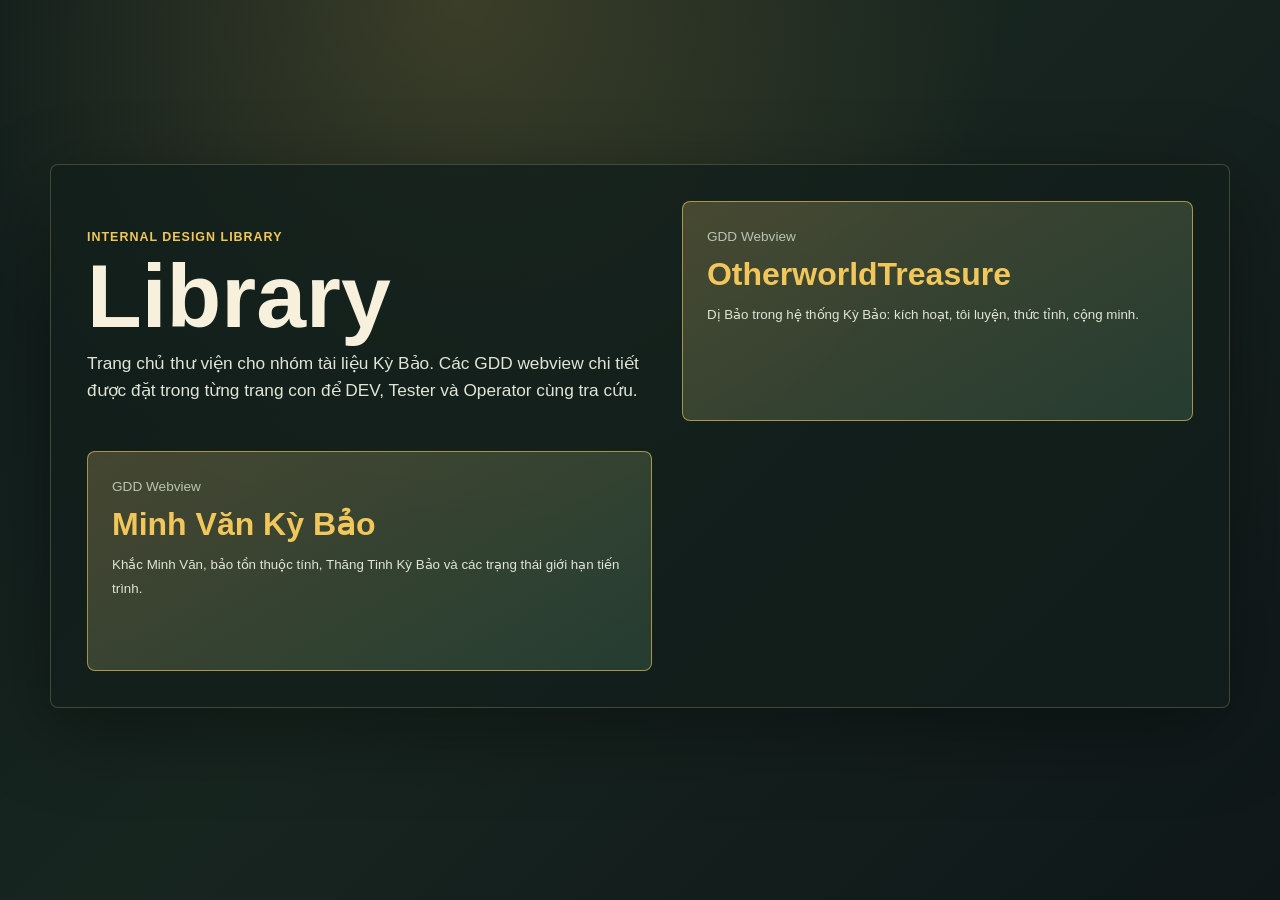
<file: index.html>
<!doctype html>
<html lang="vi">
<head>
  <meta charset="utf-8">
  <meta name="viewport" content="width=device-width, initial-scale=1">
  <title>Library - Kỳ Bảo</title>
  <link rel="stylesheet" href="assets/styles.css">
</head>
<body class="library-home">
  <main class="home-main">
    <section class="hero home-hero">
      <div class="hero-copy">
        <p class="eyebrow">Internal design library</p>
        <h1>Library</h1>
        <p class="lead">
          Trang chủ thư viện cho nhóm tài liệu Kỳ Bảo. Các GDD webview chi tiết được đặt trong từng trang con để DEV, Tester và Operator cùng tra cứu.
        </p>
      </div>
      <a class="library-card" href="pages/OtherworldTreasure.html">
        <span>GDD Webview</span>
        <strong>OtherworldTreasure</strong>
        <small>Dị Bảo trong hệ thống Kỳ Bảo: kích hoạt, tôi luyện, thức tỉnh, cộng minh.</small>
      </a>
      <a class="library-card" href="pages/QiBaoMingwen.html">
        <span>GDD Webview</span>
        <strong>Minh Văn Kỳ Bảo</strong>
        <small>Khắc Minh Văn, bảo tồn thuộc tính, Thăng Tinh Kỳ Bảo và các trạng thái giới hạn tiến trình.</small>
      </a>
    </section>
  </main>
</body>
</html>
</file>
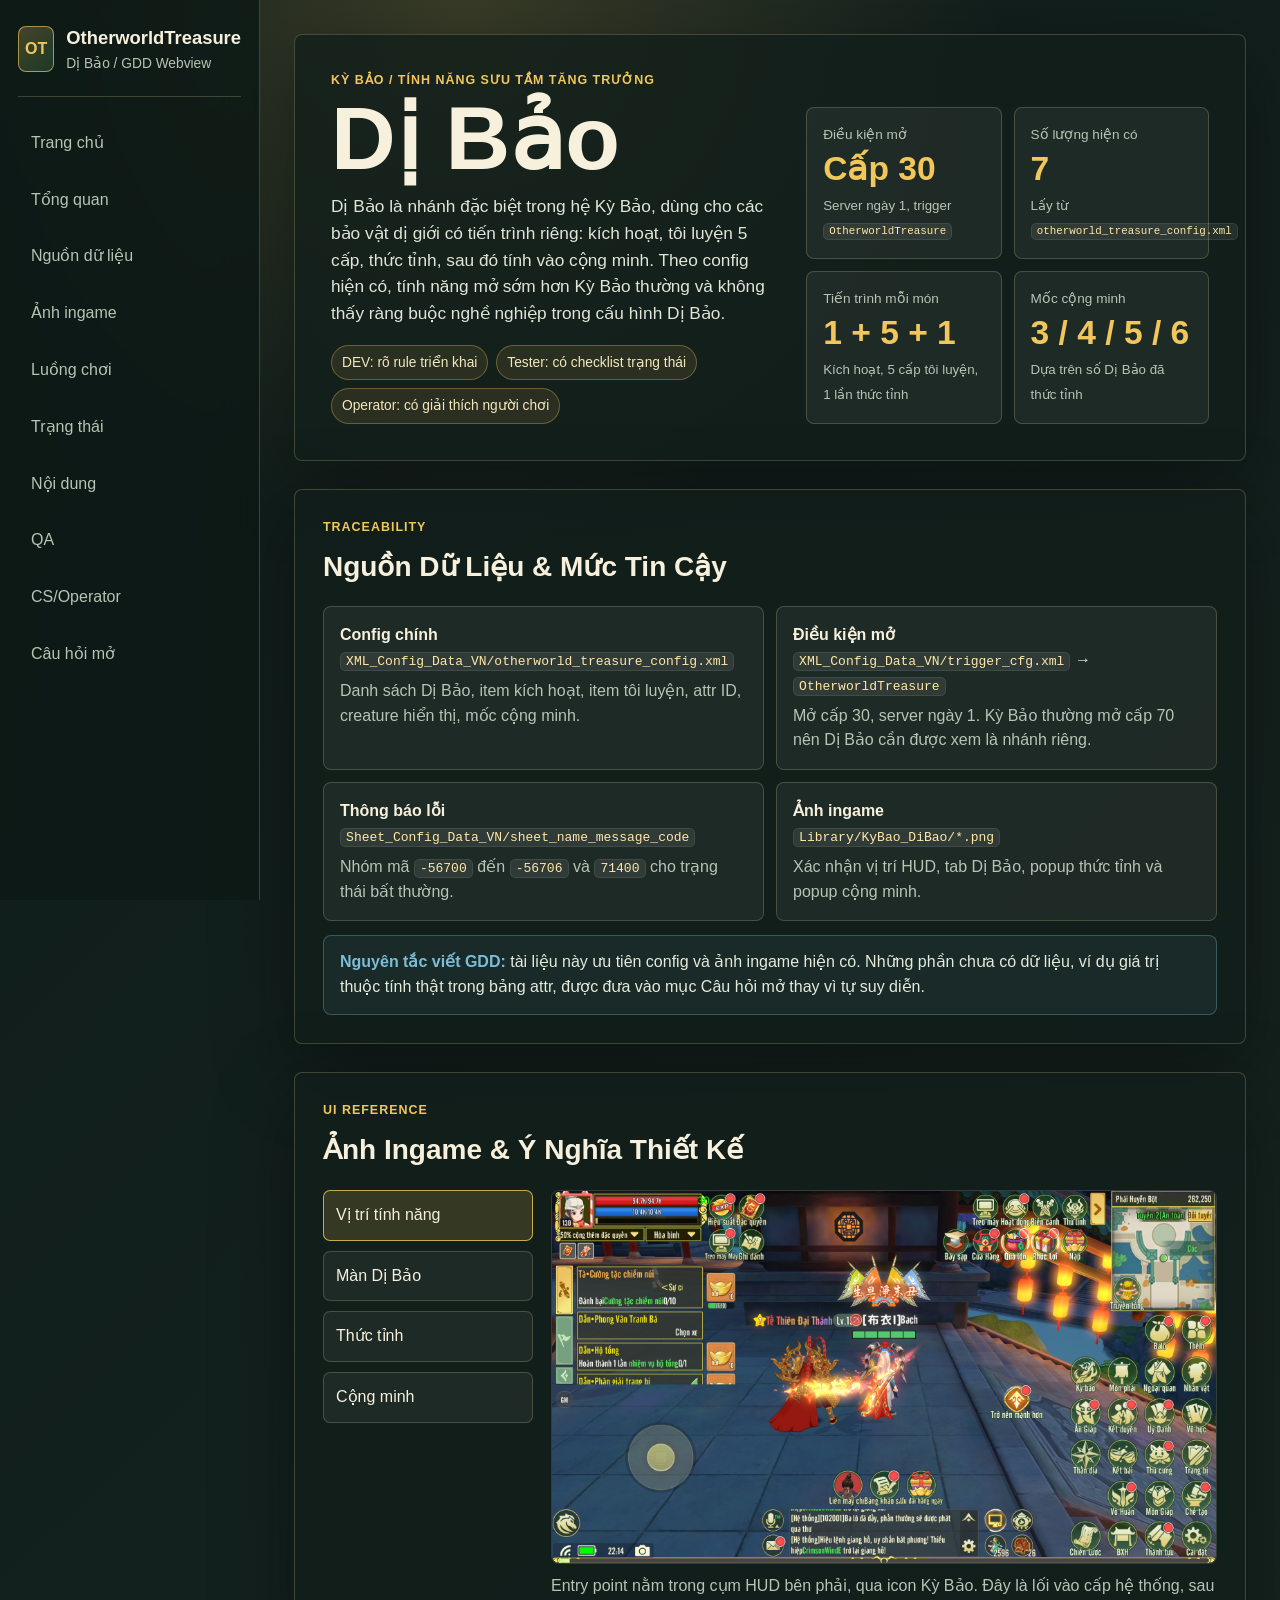
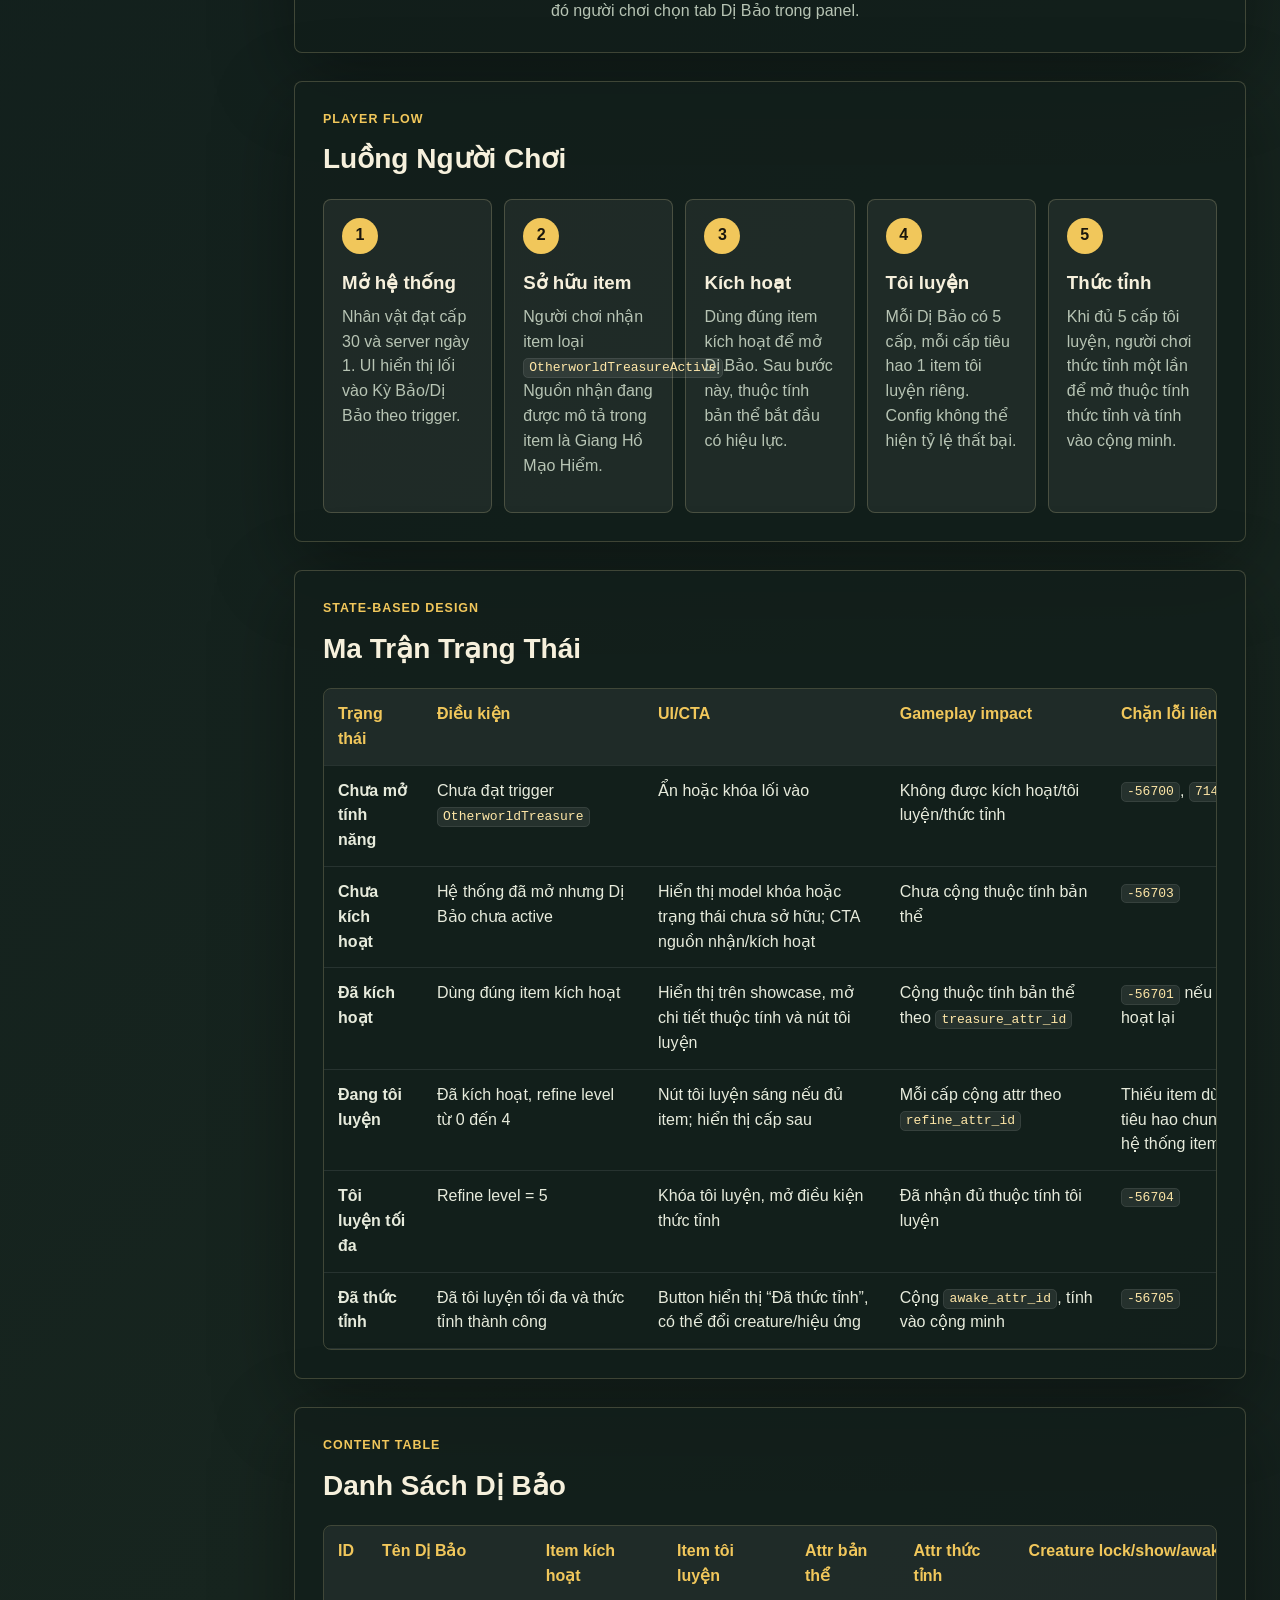
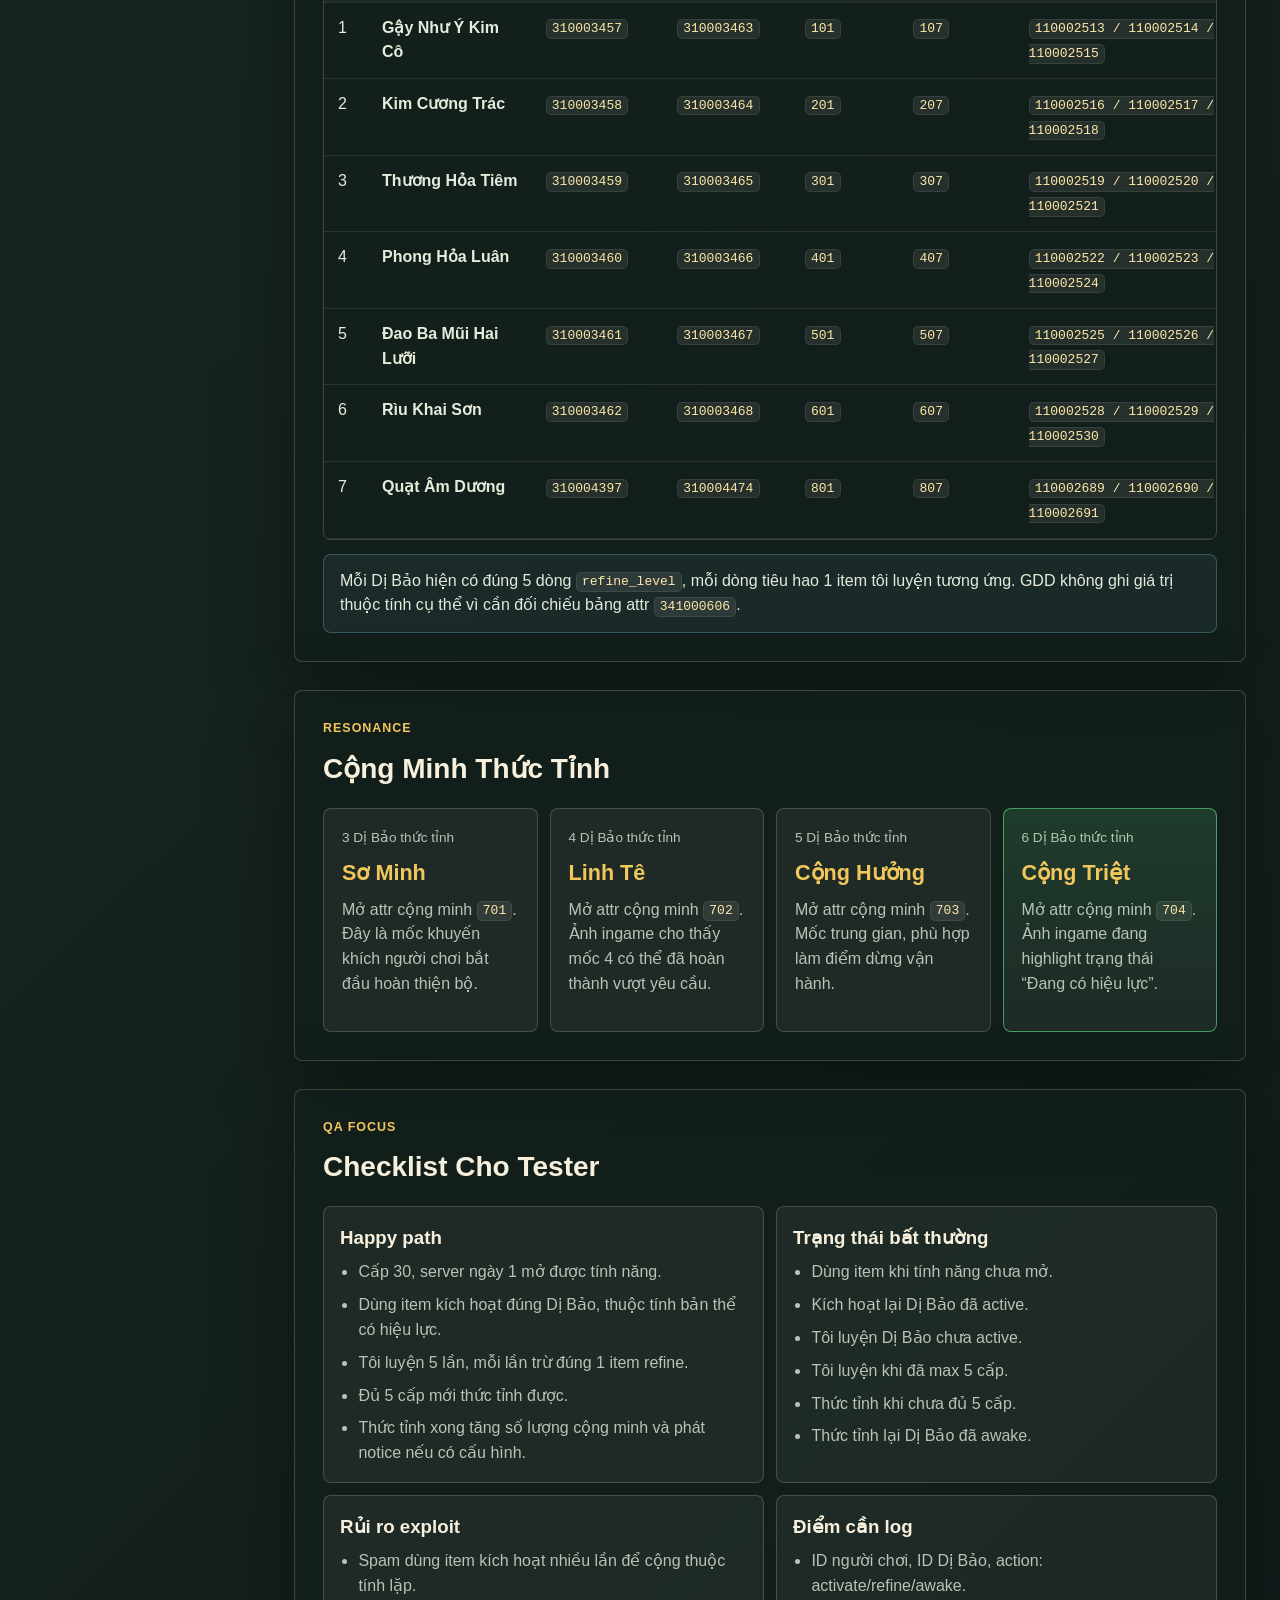
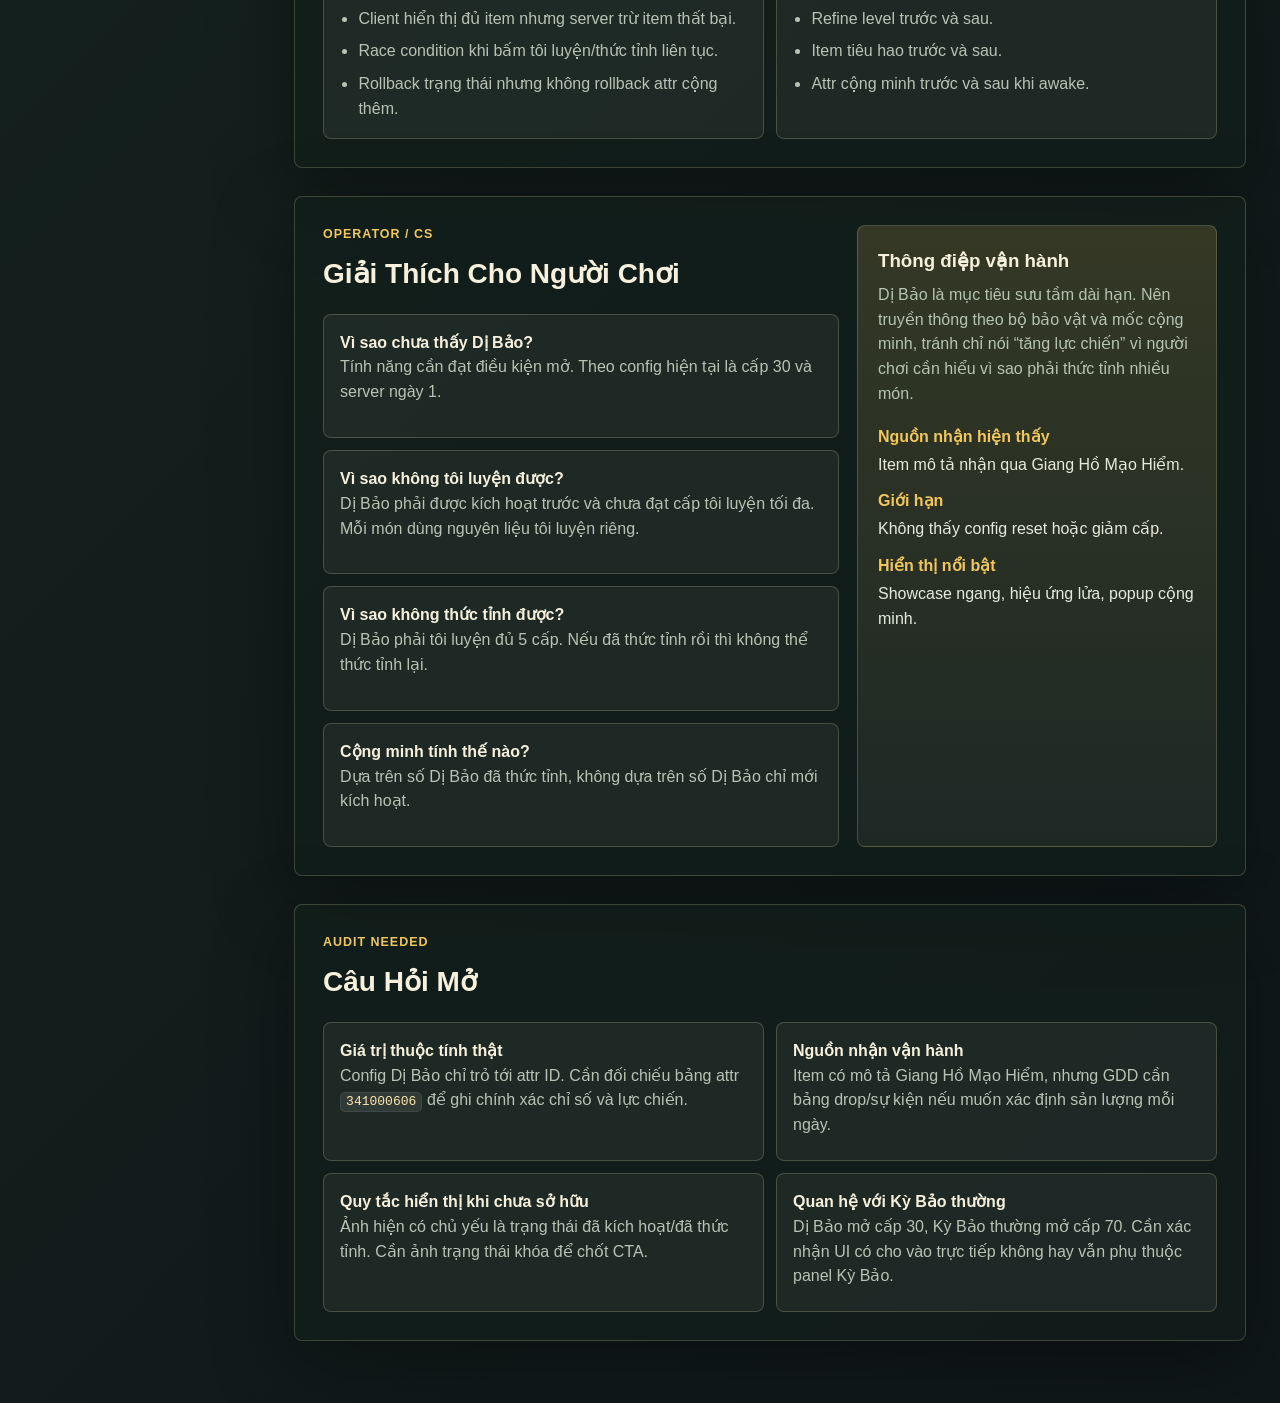
<file: pages/OtherworldTreasure.html>
<!doctype html>
<html lang="vi">
<head>
  <meta charset="utf-8">
  <meta name="viewport" content="width=device-width, initial-scale=1">
  <title>GDD Webview - OtherworldTreasure</title>
  <link rel="stylesheet" href="../assets/styles.css">
</head>
<body>
  <aside class="sidebar" aria-label="Điều hướng GDD">
    <div class="brand">
      <span class="brand-mark">OT</span>
      <div>
        <strong>OtherworldTreasure</strong>
        <span>Dị Bảo / GDD Webview</span>
      </div>
    </div>
    <nav>
      <a href="../index.html">Trang chủ</a>
      <a href="#overview">Tổng quan</a>
      <a href="#source">Nguồn dữ liệu</a>
      <a href="#screens">Ảnh ingame</a>
      <a href="#flow">Luồng chơi</a>
      <a href="#states">Trạng thái</a>
      <a href="#content">Nội dung</a>
      <a href="#qa">QA</a>
      <a href="#ops">CS/Operator</a>
      <a href="#open">Câu hỏi mở</a>
    </nav>
  </aside>

  <main>
    <section id="overview" class="hero">
      <div class="hero-copy">
        <p class="eyebrow">Kỳ Bảo / Tính năng sưu tầm tăng trưởng</p>
        <h1>Dị Bảo</h1>
        <p class="lead">
          Dị Bảo là nhánh đặc biệt trong hệ Kỳ Bảo, dùng cho các bảo vật dị giới có tiến trình riêng:
          kích hoạt, tôi luyện 5 cấp, thức tỉnh, sau đó tính vào cộng minh. Theo config hiện có,
          tính năng mở sớm hơn Kỳ Bảo thường và không thấy ràng buộc nghề nghiệp trong cấu hình Dị Bảo.
        </p>
        <div class="tag-row">
          <span>DEV: rõ rule triển khai</span>
          <span>Tester: có checklist trạng thái</span>
          <span>Operator: có giải thích người chơi</span>
        </div>
      </div>
      <div class="fact-grid">
        <article>
          <span>Điều kiện mở</span>
          <strong>Cấp 30</strong>
          <small>Server ngày 1, trigger <code>OtherworldTreasure</code></small>
        </article>
        <article>
          <span>Số lượng hiện có</span>
          <strong>7</strong>
          <small>Lấy từ <code>otherworld_treasure_config.xml</code></small>
        </article>
        <article>
          <span>Tiến trình mỗi món</span>
          <strong>1 + 5 + 1</strong>
          <small>Kích hoạt, 5 cấp tôi luyện, 1 lần thức tỉnh</small>
        </article>
        <article>
          <span>Mốc cộng minh</span>
          <strong>3 / 4 / 5 / 6</strong>
          <small>Dựa trên số Dị Bảo đã thức tỉnh</small>
        </article>
      </div>
    </section>

    <section id="source" class="section">
      <div class="section-head">
        <p class="eyebrow">Traceability</p>
        <h2>Nguồn Dữ Liệu & Mức Tin Cậy</h2>
      </div>
      <div class="source-grid">
        <article>
          <strong>Config chính</strong>
          <p><code>XML_Config_Data_VN/otherworld_treasure_config.xml</code></p>
          <span>Danh sách Dị Bảo, item kích hoạt, item tôi luyện, attr ID, creature hiển thị, mốc cộng minh.</span>
        </article>
        <article>
          <strong>Điều kiện mở</strong>
          <p><code>XML_Config_Data_VN/trigger_cfg.xml</code> → <code>OtherworldTreasure</code></p>
          <span>Mở cấp 30, server ngày 1. Kỳ Bảo thường mở cấp 70 nên Dị Bảo cần được xem là nhánh riêng.</span>
        </article>
        <article>
          <strong>Thông báo lỗi</strong>
          <p><code>Sheet_Config_Data_VN/sheet_name_message_code</code></p>
          <span>Nhóm mã <code>-56700</code> đến <code>-56706</code> và <code>71400</code> cho trạng thái bất thường.</span>
        </article>
        <article>
          <strong>Ảnh ingame</strong>
          <p><code>Library/KyBao_DiBao/*.png</code></p>
          <span>Xác nhận vị trí HUD, tab Dị Bảo, popup thức tỉnh và popup cộng minh.</span>
        </article>
      </div>
      <div class="callout">
        <strong>Nguyên tắc viết GDD:</strong>
        tài liệu này ưu tiên config và ảnh ingame hiện có. Những phần chưa có dữ liệu, ví dụ giá trị thuộc tính thật trong bảng attr,
        được đưa vào mục Câu hỏi mở thay vì tự suy diễn.
      </div>
    </section>

    <section id="screens" class="section">
      <div class="section-head">
        <p class="eyebrow">UI reference</p>
        <h2>Ảnh Ingame & Ý Nghĩa Thiết Kế</h2>
      </div>
      <div class="screen-layout">
        <div class="shot-picker" role="tablist" aria-label="Chọn ảnh ingame">
          <button class="shot-tab is-active" data-shot="entry" type="button">Vị trí tính năng</button>
          <button class="shot-tab" data-shot="main" type="button">Màn Dị Bảo</button>
          <button class="shot-tab" data-shot="awake" type="button">Thức tỉnh</button>
          <button class="shot-tab" data-shot="resonance" type="button">Cộng minh</button>
        </div>
        <figure class="screen-preview">
          <img id="screenImage" src="../KyBao_DiBao/KyBao_MainUI.png" alt="Vị trí mở tính năng Dị Bảo trong HUD Kỳ Bảo">
          <figcaption id="screenCaption">
            Entry point nằm trong cụm HUD bên phải, qua icon Kỳ Bảo. Đây là lối vào cấp hệ thống, sau đó người chơi chọn tab Dị Bảo trong panel.
          </figcaption>
        </figure>
      </div>
    </section>

    <section id="flow" class="section">
      <div class="section-head">
        <p class="eyebrow">Player flow</p>
        <h2>Luồng Người Chơi</h2>
      </div>
      <div class="flow">
        <article>
          <span>1</span>
          <h3>Mở hệ thống</h3>
          <p>Nhân vật đạt cấp 30 và server ngày 1. UI hiển thị lối vào Kỳ Bảo/Dị Bảo theo trigger.</p>
        </article>
        <article>
          <span>2</span>
          <h3>Sở hữu item</h3>
          <p>Người chơi nhận item loại <code>OtherworldTreasureActive</code>. Nguồn nhận đang được mô tả trong item là Giang Hồ Mạo Hiểm.</p>
        </article>
        <article>
          <span>3</span>
          <h3>Kích hoạt</h3>
          <p>Dùng đúng item kích hoạt để mở Dị Bảo. Sau bước này, thuộc tính bản thể bắt đầu có hiệu lực.</p>
        </article>
        <article>
          <span>4</span>
          <h3>Tôi luyện</h3>
          <p>Mỗi Dị Bảo có 5 cấp, mỗi cấp tiêu hao 1 item tôi luyện riêng. Config không thể hiện tỷ lệ thất bại.</p>
        </article>
        <article>
          <span>5</span>
          <h3>Thức tỉnh</h3>
          <p>Khi đủ 5 cấp tôi luyện, người chơi thức tỉnh một lần để mở thuộc tính thức tỉnh và tính vào cộng minh.</p>
        </article>
      </div>
    </section>

    <section id="states" class="section">
      <div class="section-head">
        <p class="eyebrow">State-based design</p>
        <h2>Ma Trận Trạng Thái</h2>
      </div>
      <div class="table-wrap">
        <table>
          <thead>
            <tr>
              <th>Trạng thái</th>
              <th>Điều kiện</th>
              <th>UI/CTA</th>
              <th>Gameplay impact</th>
              <th>Chặn lỗi liên quan</th>
            </tr>
          </thead>
          <tbody>
            <tr>
              <td><strong>Chưa mở tính năng</strong></td>
              <td>Chưa đạt trigger <code>OtherworldTreasure</code></td>
              <td>Ẩn hoặc khóa lối vào</td>
              <td>Không được kích hoạt/tôi luyện/thức tỉnh</td>
              <td><code>-56700</code>, <code>71400</code></td>
            </tr>
            <tr>
              <td><strong>Chưa kích hoạt</strong></td>
              <td>Hệ thống đã mở nhưng Dị Bảo chưa active</td>
              <td>Hiển thị model khóa hoặc trạng thái chưa sở hữu; CTA nguồn nhận/kích hoạt</td>
              <td>Chưa cộng thuộc tính bản thể</td>
              <td><code>-56703</code></td>
            </tr>
            <tr>
              <td><strong>Đã kích hoạt</strong></td>
              <td>Dùng đúng item kích hoạt</td>
              <td>Hiển thị trên showcase, mở chi tiết thuộc tính và nút tôi luyện</td>
              <td>Cộng thuộc tính bản thể theo <code>treasure_attr_id</code></td>
              <td><code>-56701</code> nếu kích hoạt lại</td>
            </tr>
            <tr>
              <td><strong>Đang tôi luyện</strong></td>
              <td>Đã kích hoạt, refine level từ 0 đến 4</td>
              <td>Nút tôi luyện sáng nếu đủ item; hiển thị cấp sau</td>
              <td>Mỗi cấp cộng attr theo <code>refine_attr_id</code></td>
              <td>Thiếu item dùng rule tiêu hao chung của hệ thống item</td>
            </tr>
            <tr>
              <td><strong>Tôi luyện tối đa</strong></td>
              <td>Refine level = 5</td>
              <td>Khóa tôi luyện, mở điều kiện thức tỉnh</td>
              <td>Đã nhận đủ thuộc tính tôi luyện</td>
              <td><code>-56704</code></td>
            </tr>
            <tr>
              <td><strong>Đã thức tỉnh</strong></td>
              <td>Đã tôi luyện tối đa và thức tỉnh thành công</td>
              <td>Button hiển thị “Đã thức tỉnh”, có thể đổi creature/hiệu ứng</td>
              <td>Cộng <code>awake_attr_id</code>, tính vào cộng minh</td>
              <td><code>-56705</code></td>
            </tr>
          </tbody>
        </table>
      </div>
    </section>

    <section id="content" class="section">
      <div class="section-head">
        <p class="eyebrow">Content table</p>
        <h2>Danh Sách Dị Bảo</h2>
      </div>
      <div class="table-wrap">
        <table>
          <thead>
            <tr>
              <th>ID</th>
              <th>Tên Dị Bảo</th>
              <th>Item kích hoạt</th>
              <th>Item tôi luyện</th>
              <th>Attr bản thể</th>
              <th>Attr thức tỉnh</th>
              <th>Creature lock/show/awake</th>
            </tr>
          </thead>
          <tbody id="treasureRows"></tbody>
        </table>
      </div>
      <div class="callout">
        Mỗi Dị Bảo hiện có đúng 5 dòng <code>refine_level</code>, mỗi dòng tiêu hao 1 item tôi luyện tương ứng.
        GDD không ghi giá trị thuộc tính cụ thể vì cần đối chiếu bảng attr <code>341000606</code>.
      </div>
    </section>

    <section class="section">
      <div class="section-head">
        <p class="eyebrow">Resonance</p>
        <h2>Cộng Minh Thức Tỉnh</h2>
      </div>
      <div class="resonance-grid">
        <article>
          <span>3 Dị Bảo thức tỉnh</span>
          <strong>Sơ Minh</strong>
          <p>Mở attr cộng minh <code>701</code>. Đây là mốc khuyến khích người chơi bắt đầu hoàn thiện bộ.</p>
        </article>
        <article>
          <span>4 Dị Bảo thức tỉnh</span>
          <strong>Linh Tê</strong>
          <p>Mở attr cộng minh <code>702</code>. Ảnh ingame cho thấy mốc 4 có thể đã hoàn thành vượt yêu cầu.</p>
        </article>
        <article>
          <span>5 Dị Bảo thức tỉnh</span>
          <strong>Cộng Hưởng</strong>
          <p>Mở attr cộng minh <code>703</code>. Mốc trung gian, phù hợp làm điểm dừng vận hành.</p>
        </article>
        <article class="highlight">
          <span>6 Dị Bảo thức tỉnh</span>
          <strong>Cộng Triệt</strong>
          <p>Mở attr cộng minh <code>704</code>. Ảnh ingame đang highlight trạng thái “Đang có hiệu lực”.</p>
        </article>
      </div>
    </section>

    <section id="qa" class="section">
      <div class="section-head">
        <p class="eyebrow">QA focus</p>
        <h2>Checklist Cho Tester</h2>
      </div>
      <div class="qa-grid">
        <article>
          <h3>Happy path</h3>
          <ul>
            <li>Cấp 30, server ngày 1 mở được tính năng.</li>
            <li>Dùng item kích hoạt đúng Dị Bảo, thuộc tính bản thể có hiệu lực.</li>
            <li>Tôi luyện 5 lần, mỗi lần trừ đúng 1 item refine.</li>
            <li>Đủ 5 cấp mới thức tỉnh được.</li>
            <li>Thức tỉnh xong tăng số lượng cộng minh và phát notice nếu có cấu hình.</li>
          </ul>
        </article>
        <article>
          <h3>Trạng thái bất thường</h3>
          <ul>
            <li>Dùng item khi tính năng chưa mở.</li>
            <li>Kích hoạt lại Dị Bảo đã active.</li>
            <li>Tôi luyện Dị Bảo chưa active.</li>
            <li>Tôi luyện khi đã max 5 cấp.</li>
            <li>Thức tỉnh khi chưa đủ 5 cấp.</li>
            <li>Thức tỉnh lại Dị Bảo đã awake.</li>
          </ul>
        </article>
        <article>
          <h3>Rủi ro exploit</h3>
          <ul>
            <li>Spam dùng item kích hoạt nhiều lần để cộng thuộc tính lặp.</li>
            <li>Client hiển thị đủ item nhưng server trừ item thất bại.</li>
            <li>Race condition khi bấm tôi luyện/thức tỉnh liên tục.</li>
            <li>Rollback trạng thái nhưng không rollback attr cộng thêm.</li>
          </ul>
        </article>
        <article>
          <h3>Điểm cần log</h3>
          <ul>
            <li>ID người chơi, ID Dị Bảo, action: activate/refine/awake.</li>
            <li>Refine level trước và sau.</li>
            <li>Item tiêu hao trước và sau.</li>
            <li>Attr cộng minh trước và sau khi awake.</li>
          </ul>
        </article>
      </div>
    </section>

    <section id="ops" class="section split">
      <div>
        <div class="section-head">
          <p class="eyebrow">Operator / CS</p>
          <h2>Giải Thích Cho Người Chơi</h2>
        </div>
        <div class="state-list">
          <article>
            <strong>Vì sao chưa thấy Dị Bảo?</strong>
            <p>Tính năng cần đạt điều kiện mở. Theo config hiện tại là cấp 30 và server ngày 1.</p>
          </article>
          <article>
            <strong>Vì sao không tôi luyện được?</strong>
            <p>Dị Bảo phải được kích hoạt trước và chưa đạt cấp tôi luyện tối đa. Mỗi món dùng nguyên liệu tôi luyện riêng.</p>
          </article>
          <article>
            <strong>Vì sao không thức tỉnh được?</strong>
            <p>Dị Bảo phải tôi luyện đủ 5 cấp. Nếu đã thức tỉnh rồi thì không thể thức tỉnh lại.</p>
          </article>
          <article>
            <strong>Cộng minh tính thế nào?</strong>
            <p>Dựa trên số Dị Bảo đã thức tỉnh, không dựa trên số Dị Bảo chỉ mới kích hoạt.</p>
          </article>
        </div>
      </div>
      <aside class="design-note">
        <h3>Thông điệp vận hành</h3>
        <p>
          Dị Bảo là mục tiêu sưu tầm dài hạn. Nên truyền thông theo bộ bảo vật và mốc cộng minh,
          tránh chỉ nói “tăng lực chiến” vì người chơi cần hiểu vì sao phải thức tỉnh nhiều món.
        </p>
        <dl>
          <div><dt>Nguồn nhận hiện thấy</dt><dd>Item mô tả nhận qua Giang Hồ Mạo Hiểm.</dd></div>
          <div><dt>Giới hạn</dt><dd>Không thấy config reset hoặc giảm cấp.</dd></div>
          <div><dt>Hiển thị nổi bật</dt><dd>Showcase ngang, hiệu ứng lửa, popup cộng minh.</dd></div>
        </dl>
      </aside>
    </section>

    <section id="open" class="section">
      <div class="section-head">
        <p class="eyebrow">Audit needed</p>
        <h2>Câu Hỏi Mở</h2>
      </div>
      <div class="open-grid">
        <article>
          <strong>Giá trị thuộc tính thật</strong>
          <p>Config Dị Bảo chỉ trỏ tới attr ID. Cần đối chiếu bảng attr <code>341000606</code> để ghi chính xác chỉ số và lực chiến.</p>
        </article>
        <article>
          <strong>Nguồn nhận vận hành</strong>
          <p>Item có mô tả Giang Hồ Mạo Hiểm, nhưng GDD cần bảng drop/sự kiện nếu muốn xác định sản lượng mỗi ngày.</p>
        </article>
        <article>
          <strong>Quy tắc hiển thị khi chưa sở hữu</strong>
          <p>Ảnh hiện có chủ yếu là trạng thái đã kích hoạt/đã thức tỉnh. Cần ảnh trạng thái khóa để chốt CTA.</p>
        </article>
        <article>
          <strong>Quan hệ với Kỳ Bảo thường</strong>
          <p>Dị Bảo mở cấp 30, Kỳ Bảo thường mở cấp 70. Cần xác nhận UI có cho vào trực tiếp không hay vẫn phụ thuộc panel Kỳ Bảo.</p>
        </article>
      </div>
    </section>
  </main>

  <script src="../assets/script.js"></script>
</body>
</html>
</file>
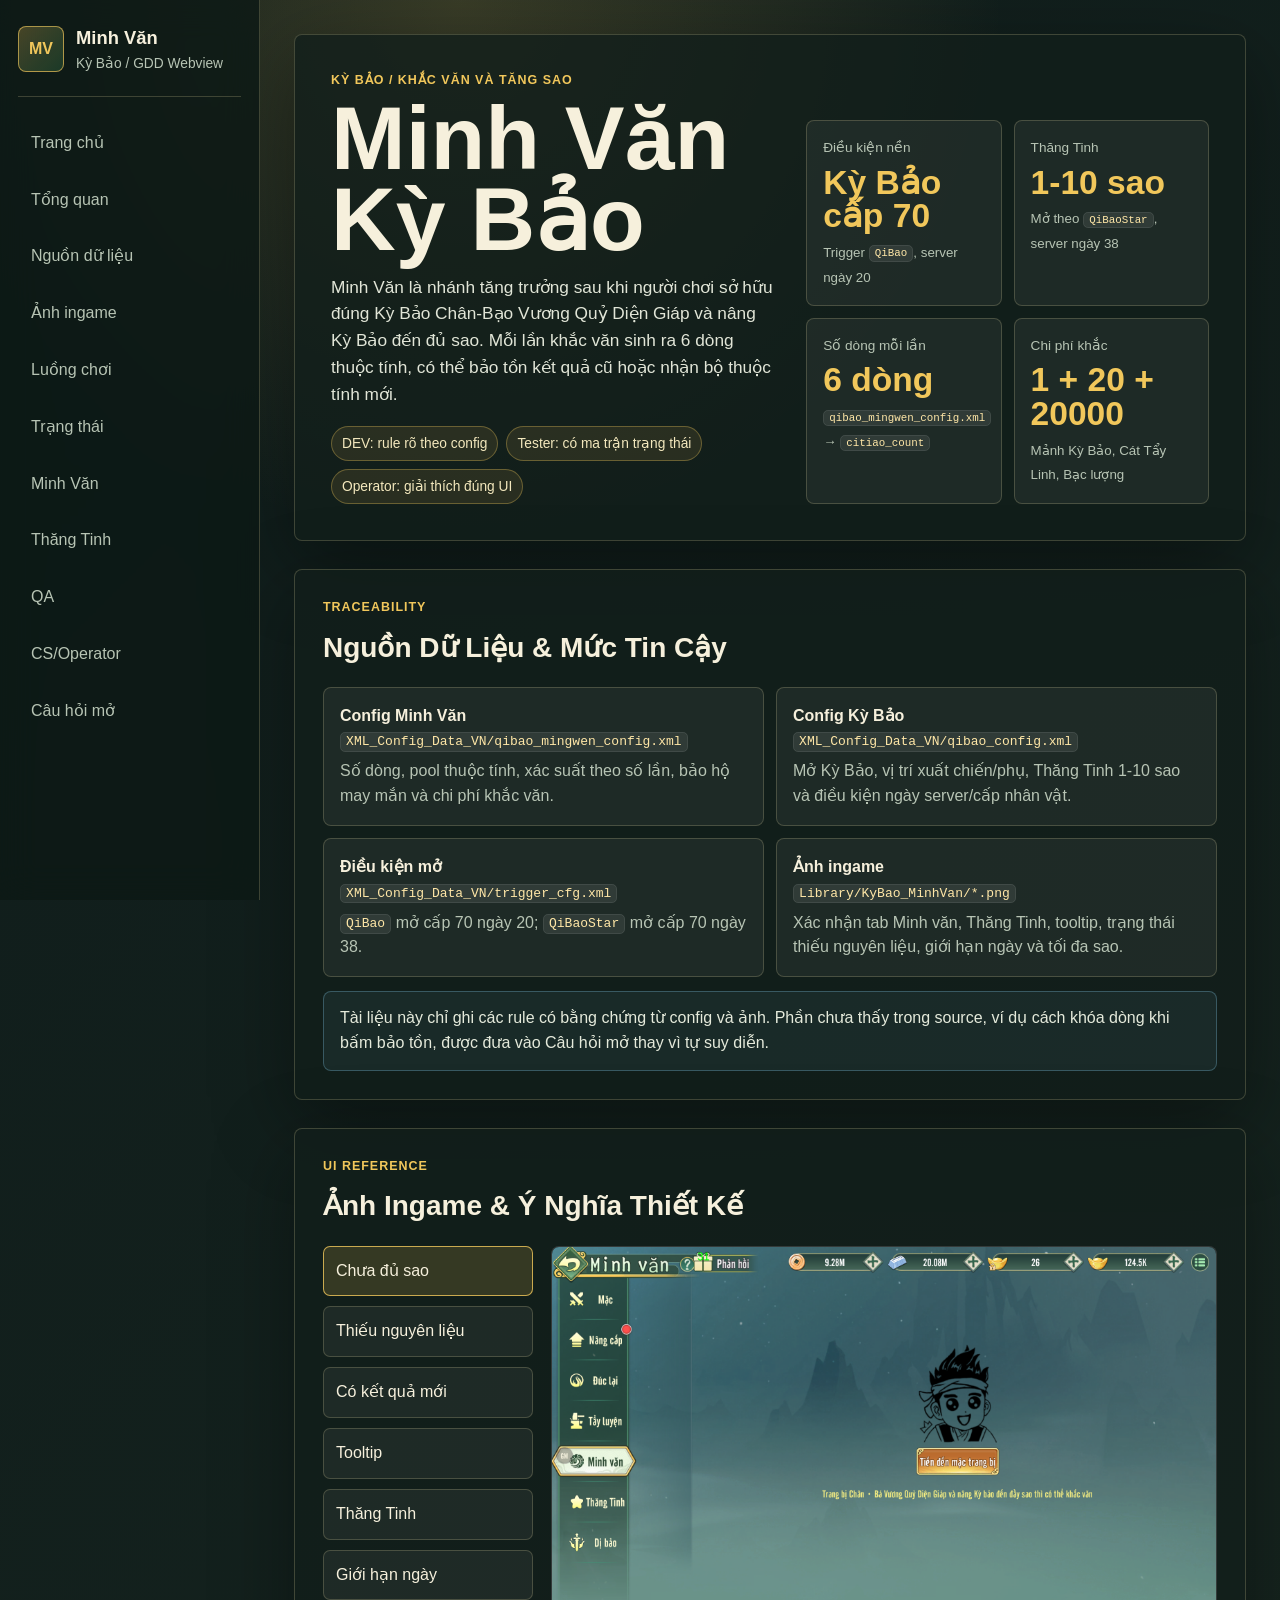
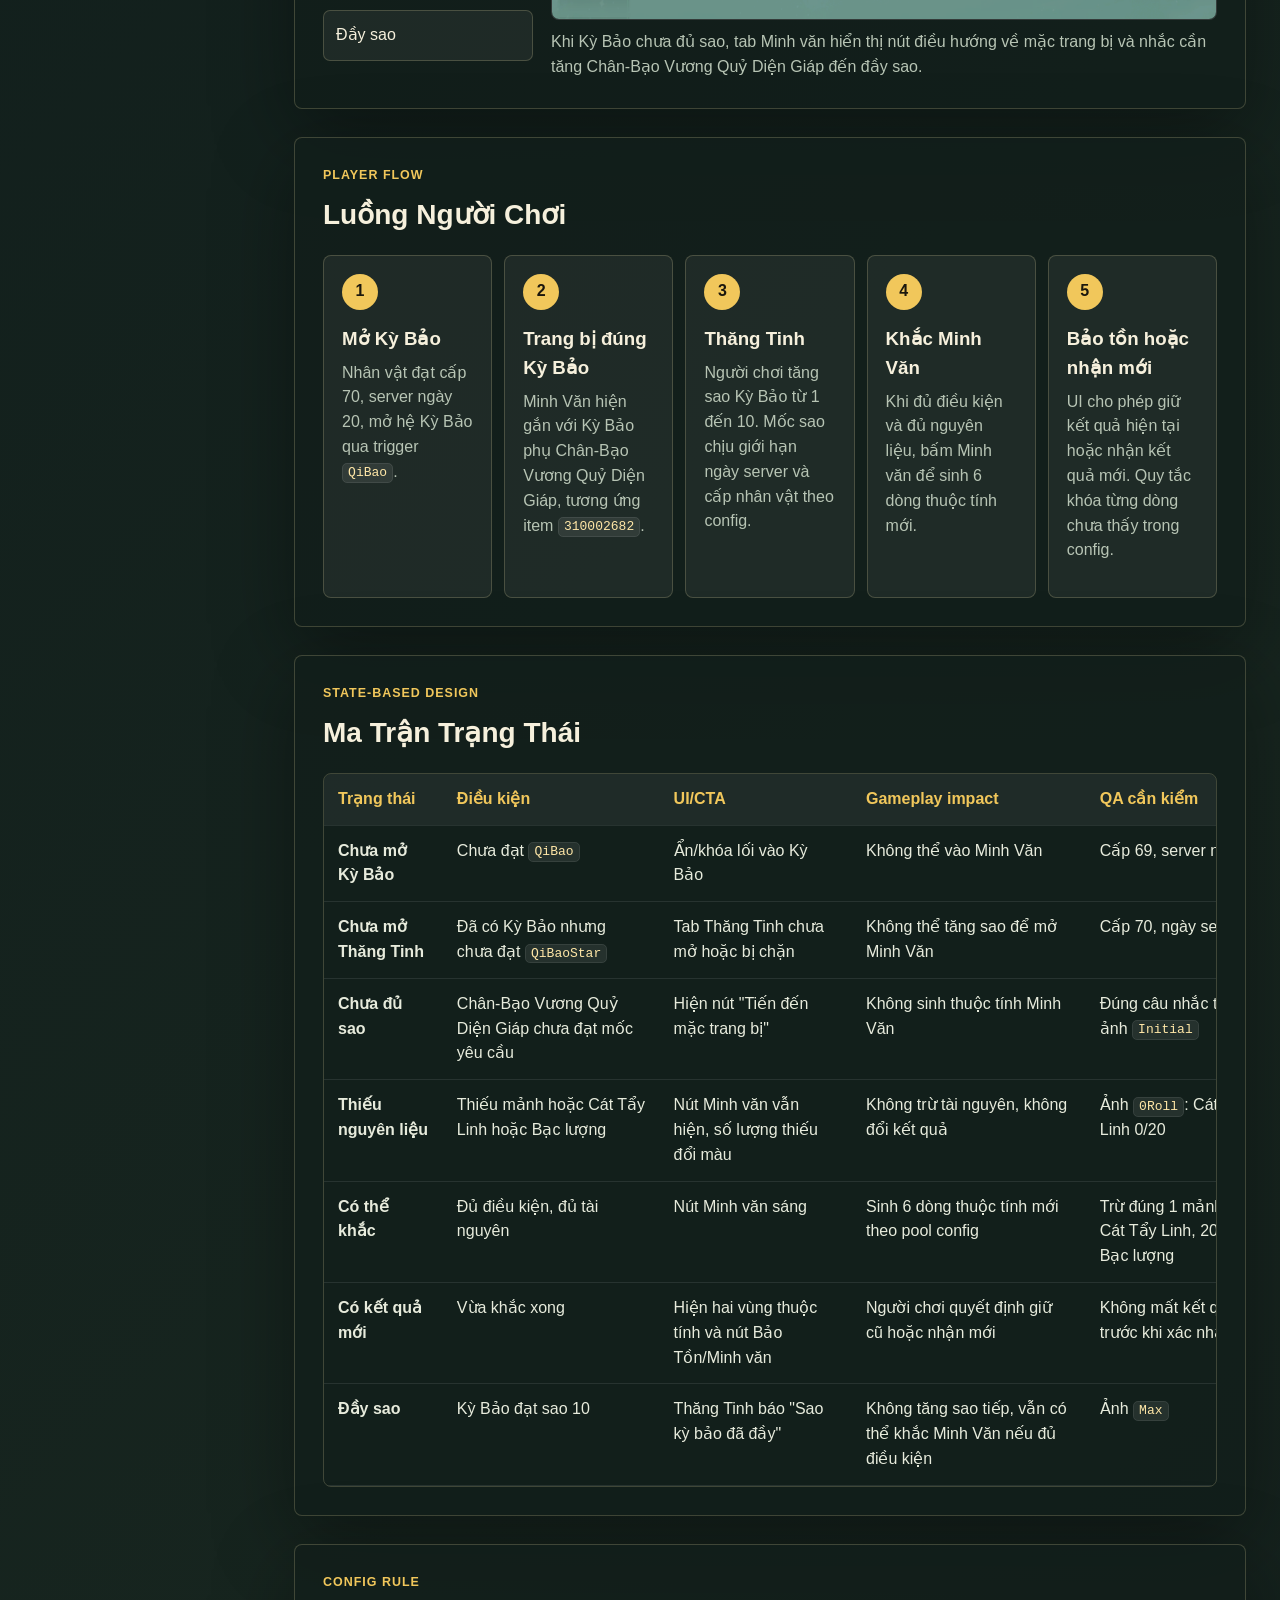
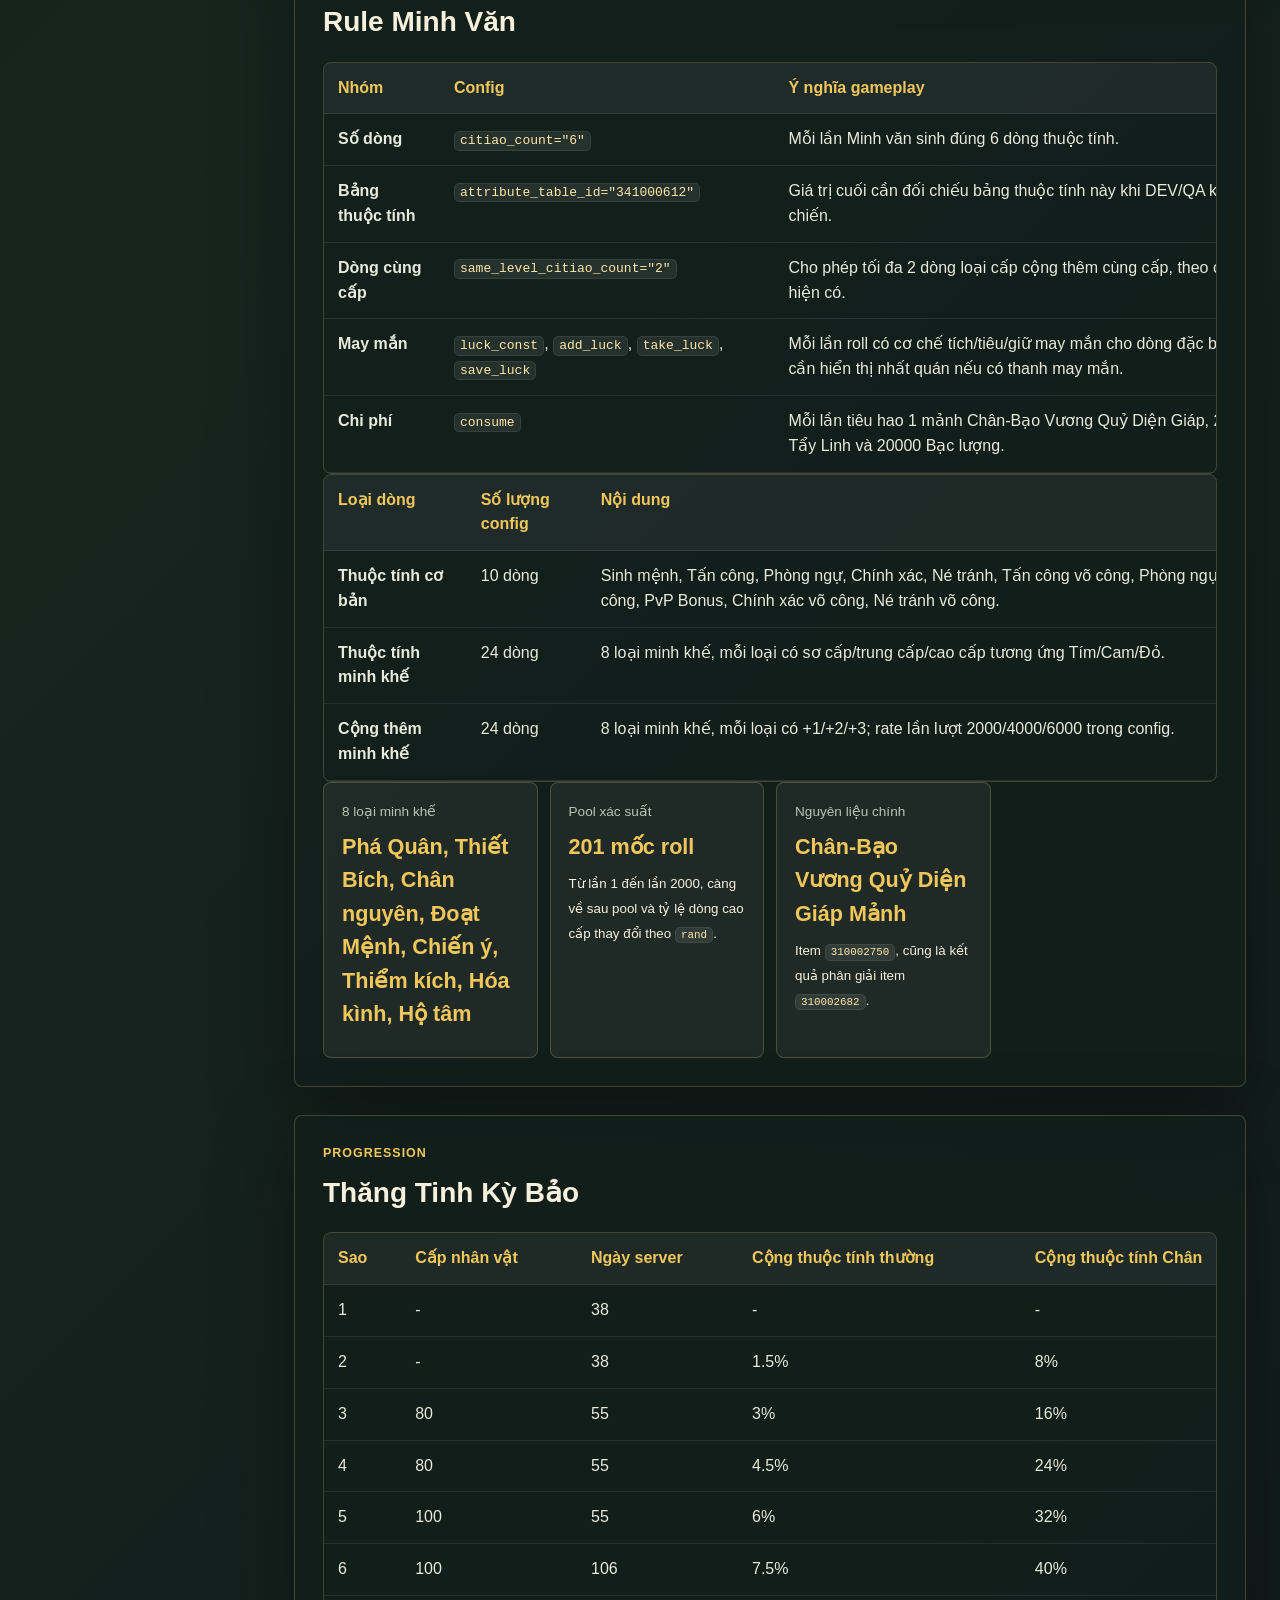
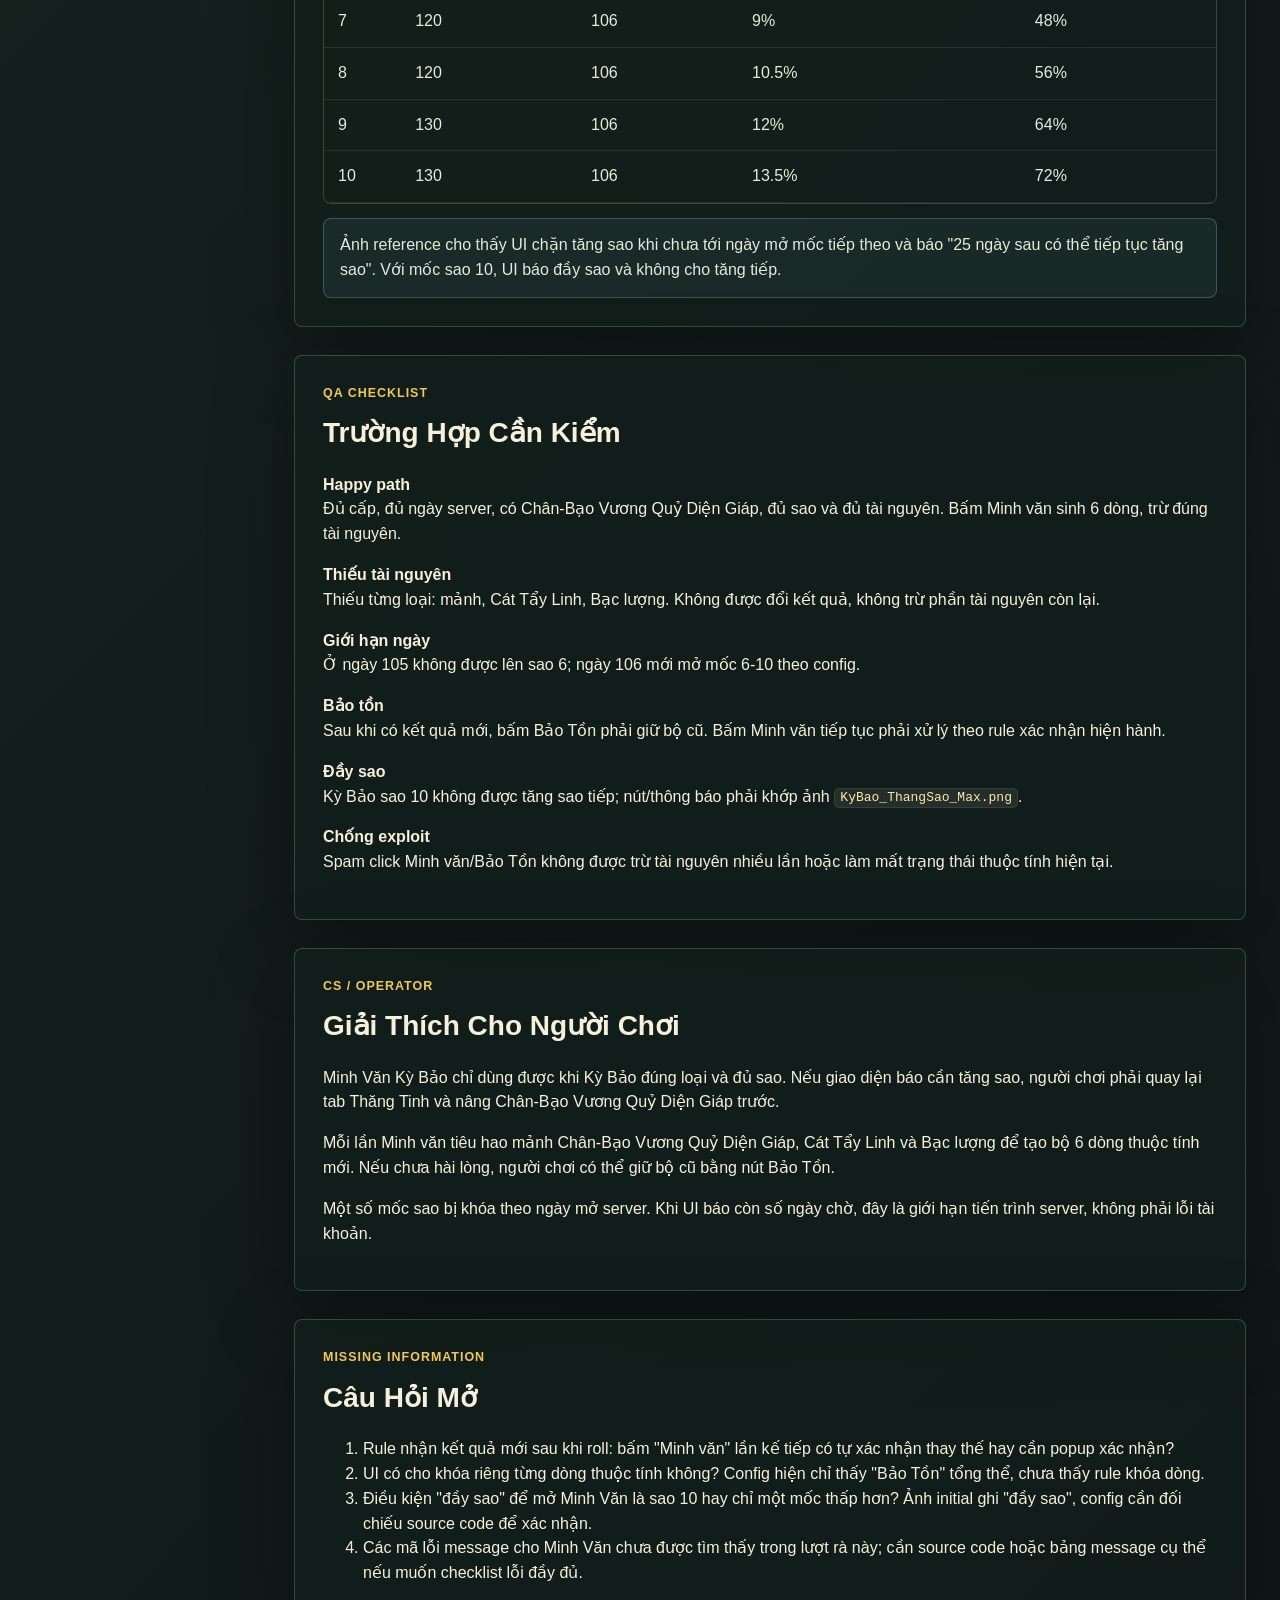
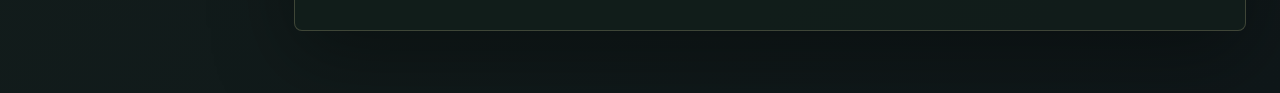
<file: pages/QiBaoMingwen.html>
<!doctype html>
<html lang="vi">
<head>
  <meta charset="utf-8">
  <meta name="viewport" content="width=device-width, initial-scale=1">
  <title>GDD Webview - Minh Văn Kỳ Bảo</title>
  <link rel="stylesheet" href="../assets/styles.css">
</head>
<body>
  <aside class="sidebar" aria-label="Điều hướng GDD">
    <div class="brand">
      <span class="brand-mark">MV</span>
      <div>
        <strong>Minh Văn</strong>
        <span>Kỳ Bảo / GDD Webview</span>
      </div>
    </div>
    <nav>
      <a href="../index.html">Trang chủ</a>
      <a href="#overview">Tổng quan</a>
      <a href="#source">Nguồn dữ liệu</a>
      <a href="#screens">Ảnh ingame</a>
      <a href="#flow">Luồng chơi</a>
      <a href="#states">Trạng thái</a>
      <a href="#mingwen">Minh Văn</a>
      <a href="#star">Thăng Tinh</a>
      <a href="#qa">QA</a>
      <a href="#ops">CS/Operator</a>
      <a href="#open">Câu hỏi mở</a>
    </nav>
  </aside>

  <main>
    <section id="overview" class="hero">
      <div class="hero-copy">
        <p class="eyebrow">Kỳ Bảo / Khắc văn và tăng sao</p>
        <h1>Minh Văn Kỳ Bảo</h1>
        <p class="lead">
          Minh Văn là nhánh tăng trưởng sau khi người chơi sở hữu đúng Kỳ Bảo Chân-Bạo Vương Quỷ Diện Giáp
          và nâng Kỳ Bảo đến đủ sao. Mỗi lần khắc văn sinh ra 6 dòng thuộc tính, có thể bảo tồn kết quả cũ
          hoặc nhận bộ thuộc tính mới.
        </p>
        <div class="tag-row">
          <span>DEV: rule rõ theo config</span>
          <span>Tester: có ma trận trạng thái</span>
          <span>Operator: giải thích đúng UI</span>
        </div>
      </div>
      <div class="fact-grid">
        <article>
          <span>Điều kiện nền</span>
          <strong>Kỳ Bảo cấp 70</strong>
          <small>Trigger <code>QiBao</code>, server ngày 20</small>
        </article>
        <article>
          <span>Thăng Tinh</span>
          <strong>1-10 sao</strong>
          <small>Mở theo <code>QiBaoStar</code>, server ngày 38</small>
        </article>
        <article>
          <span>Số dòng mỗi lần</span>
          <strong>6 dòng</strong>
          <small><code>qibao_mingwen_config.xml</code> → <code>citiao_count</code></small>
        </article>
        <article>
          <span>Chi phí khắc</span>
          <strong>1 + 20 + 20000</strong>
          <small>Mảnh Kỳ Bảo, Cát Tẩy Linh, Bạc lượng</small>
        </article>
      </div>
    </section>

    <section id="source" class="section">
      <div class="section-head">
        <p class="eyebrow">Traceability</p>
        <h2>Nguồn Dữ Liệu & Mức Tin Cậy</h2>
      </div>
      <div class="source-grid">
        <article>
          <strong>Config Minh Văn</strong>
          <p><code>XML_Config_Data_VN/qibao_mingwen_config.xml</code></p>
          <span>Số dòng, pool thuộc tính, xác suất theo số lần, bảo hộ may mắn và chi phí khắc văn.</span>
        </article>
        <article>
          <strong>Config Kỳ Bảo</strong>
          <p><code>XML_Config_Data_VN/qibao_config.xml</code></p>
          <span>Mở Kỳ Bảo, vị trí xuất chiến/phụ, Thăng Tinh 1-10 sao và điều kiện ngày server/cấp nhân vật.</span>
        </article>
        <article>
          <strong>Điều kiện mở</strong>
          <p><code>XML_Config_Data_VN/trigger_cfg.xml</code></p>
          <span><code>QiBao</code> mở cấp 70 ngày 20; <code>QiBaoStar</code> mở cấp 70 ngày 38.</span>
        </article>
        <article>
          <strong>Ảnh ingame</strong>
          <p><code>Library/KyBao_MinhVan/*.png</code></p>
          <span>Xác nhận tab Minh văn, Thăng Tinh, tooltip, trạng thái thiếu nguyên liệu, giới hạn ngày và tối đa sao.</span>
        </article>
      </div>
      <div class="callout">
        Tài liệu này chỉ ghi các rule có bằng chứng từ config và ảnh. Phần chưa thấy trong source, ví dụ cách khóa dòng khi bấm bảo tồn,
        được đưa vào Câu hỏi mở thay vì tự suy diễn.
      </div>
    </section>

    <section id="screens" class="section">
      <div class="section-head">
        <p class="eyebrow">UI reference</p>
        <h2>Ảnh Ingame & Ý Nghĩa Thiết Kế</h2>
      </div>
      <div class="screen-layout">
        <div class="shot-picker" role="tablist" aria-label="Chọn ảnh ingame">
          <button class="shot-tab is-active" data-shot="locked" type="button">Chưa đủ sao</button>
          <button class="shot-tab" data-shot="empty" type="button">Thiếu nguyên liệu</button>
          <button class="shot-tab" data-shot="roll" type="button">Có kết quả mới</button>
          <button class="shot-tab" data-shot="tip" type="button">Tooltip</button>
          <button class="shot-tab" data-shot="star" type="button">Thăng Tinh</button>
          <button class="shot-tab" data-shot="limit" type="button">Giới hạn ngày</button>
          <button class="shot-tab" data-shot="max" type="button">Đầy sao</button>
        </div>
        <figure class="screen-preview">
          <img id="screenImage" src="../KyBao_MinhVan/KyBao_MinhVan_Initial.png" alt="Minh Văn chưa đủ điều kiện sao">
          <figcaption id="screenCaption">
            Khi Kỳ Bảo chưa đủ sao, tab Minh văn hiển thị nút điều hướng về mặc trang bị và nhắc cần tăng Chân-Bạo Vương Quỷ Diện Giáp đến đầy sao.
          </figcaption>
        </figure>
      </div>
    </section>

    <section id="flow" class="section">
      <div class="section-head">
        <p class="eyebrow">Player flow</p>
        <h2>Luồng Người Chơi</h2>
      </div>
      <div class="flow">
        <article>
          <span>1</span>
          <h3>Mở Kỳ Bảo</h3>
          <p>Nhân vật đạt cấp 70, server ngày 20, mở hệ Kỳ Bảo qua trigger <code>QiBao</code>.</p>
        </article>
        <article>
          <span>2</span>
          <h3>Trang bị đúng Kỳ Bảo</h3>
          <p>Minh Văn hiện gắn với Kỳ Bảo phụ Chân-Bạo Vương Quỷ Diện Giáp, tương ứng item <code>310002682</code>.</p>
        </article>
        <article>
          <span>3</span>
          <h3>Thăng Tinh</h3>
          <p>Người chơi tăng sao Kỳ Bảo từ 1 đến 10. Mốc sao chịu giới hạn ngày server và cấp nhân vật theo config.</p>
        </article>
        <article>
          <span>4</span>
          <h3>Khắc Minh Văn</h3>
          <p>Khi đủ điều kiện và đủ nguyên liệu, bấm Minh văn để sinh 6 dòng thuộc tính mới.</p>
        </article>
        <article>
          <span>5</span>
          <h3>Bảo tồn hoặc nhận mới</h3>
          <p>UI cho phép giữ kết quả hiện tại hoặc nhận kết quả mới. Quy tắc khóa từng dòng chưa thấy trong config.</p>
        </article>
      </div>
    </section>

    <section id="states" class="section">
      <div class="section-head">
        <p class="eyebrow">State-based design</p>
        <h2>Ma Trận Trạng Thái</h2>
      </div>
      <div class="table-wrap">
        <table>
          <thead>
            <tr>
              <th>Trạng thái</th>
              <th>Điều kiện</th>
              <th>UI/CTA</th>
              <th>Gameplay impact</th>
              <th>QA cần kiểm</th>
            </tr>
          </thead>
          <tbody>
            <tr>
              <td><strong>Chưa mở Kỳ Bảo</strong></td>
              <td>Chưa đạt <code>QiBao</code></td>
              <td>Ẩn/khóa lối vào Kỳ Bảo</td>
              <td>Không thể vào Minh Văn</td>
              <td>Cấp 69, server ngày 19</td>
            </tr>
            <tr>
              <td><strong>Chưa mở Thăng Tinh</strong></td>
              <td>Đã có Kỳ Bảo nhưng chưa đạt <code>QiBaoStar</code></td>
              <td>Tab Thăng Tinh chưa mở hoặc bị chặn</td>
              <td>Không thể tăng sao để mở Minh Văn</td>
              <td>Cấp 70, ngày server 37</td>
            </tr>
            <tr>
              <td><strong>Chưa đủ sao</strong></td>
              <td>Chân-Bạo Vương Quỷ Diện Giáp chưa đạt mốc yêu cầu</td>
              <td>Hiện nút "Tiến đến mặc trang bị"</td>
              <td>Không sinh thuộc tính Minh Văn</td>
              <td>Đúng câu nhắc trong ảnh <code>Initial</code></td>
            </tr>
            <tr>
              <td><strong>Thiếu nguyên liệu</strong></td>
              <td>Thiếu mảnh hoặc Cát Tẩy Linh hoặc Bạc lượng</td>
              <td>Nút Minh văn vẫn hiện, số lượng thiếu đổi màu</td>
              <td>Không trừ tài nguyên, không đổi kết quả</td>
              <td>Ảnh <code>0Roll</code>: Cát Tẩy Linh 0/20</td>
            </tr>
            <tr>
              <td><strong>Có thể khắc</strong></td>
              <td>Đủ điều kiện, đủ tài nguyên</td>
              <td>Nút Minh văn sáng</td>
              <td>Sinh 6 dòng thuộc tính mới theo pool config</td>
              <td>Trừ đúng 1 mảnh, 20 Cát Tẩy Linh, 20000 Bạc lượng</td>
            </tr>
            <tr>
              <td><strong>Có kết quả mới</strong></td>
              <td>Vừa khắc xong</td>
              <td>Hiện hai vùng thuộc tính và nút Bảo Tồn/Minh văn</td>
              <td>Người chơi quyết định giữ cũ hoặc nhận mới</td>
              <td>Không mất kết quả cũ trước khi xác nhận</td>
            </tr>
            <tr>
              <td><strong>Đầy sao</strong></td>
              <td>Kỳ Bảo đạt sao 10</td>
              <td>Thăng Tinh báo "Sao kỳ bảo đã đầy"</td>
              <td>Không tăng sao tiếp, vẫn có thể khắc Minh Văn nếu đủ điều kiện</td>
              <td>Ảnh <code>Max</code></td>
            </tr>
          </tbody>
        </table>
      </div>
    </section>

    <section id="mingwen" class="section">
      <div class="section-head">
        <p class="eyebrow">Config rule</p>
        <h2>Rule Minh Văn</h2>
      </div>
      <div class="table-wrap">
        <table>
          <thead>
            <tr>
              <th>Nhóm</th>
              <th>Config</th>
              <th>Ý nghĩa gameplay</th>
            </tr>
          </thead>
          <tbody>
            <tr>
              <td><strong>Số dòng</strong></td>
              <td><code>citiao_count="6"</code></td>
              <td>Mỗi lần Minh văn sinh đúng 6 dòng thuộc tính.</td>
            </tr>
            <tr>
              <td><strong>Bảng thuộc tính</strong></td>
              <td><code>attribute_table_id="341000612"</code></td>
              <td>Giá trị cuối cần đối chiếu bảng thuộc tính này khi DEV/QA kiểm lực chiến.</td>
            </tr>
            <tr>
              <td><strong>Dòng cùng cấp</strong></td>
              <td><code>same_level_citiao_count="2"</code></td>
              <td>Cho phép tối đa 2 dòng loại cấp cộng thêm cùng cấp, theo config hiện có.</td>
            </tr>
            <tr>
              <td><strong>May mắn</strong></td>
              <td><code>luck_const</code>, <code>add_luck</code>, <code>take_luck</code>, <code>save_luck</code></td>
              <td>Mỗi lần roll có cơ chế tích/tiêu/giữ may mắn cho dòng đặc biệt; UI cần hiển thị nhất quán nếu có thanh may mắn.</td>
            </tr>
            <tr>
              <td><strong>Chi phí</strong></td>
              <td><code>consume</code></td>
              <td>Mỗi lần tiêu hao 1 mảnh Chân-Bạo Vương Quỷ Diện Giáp, 20 Cát Tẩy Linh và 20000 Bạc lượng.</td>
            </tr>
          </tbody>
        </table>
      </div>

      <div class="table-wrap">
        <table>
          <thead>
            <tr>
              <th>Loại dòng</th>
              <th>Số lượng config</th>
              <th>Nội dung</th>
            </tr>
          </thead>
          <tbody>
            <tr>
              <td><strong>Thuộc tính cơ bản</strong></td>
              <td>10 dòng</td>
              <td>Sinh mệnh, Tấn công, Phòng ngự, Chính xác, Né tránh, Tấn công võ công, Phòng ngự võ công, PvP Bonus, Chính xác võ công, Né tránh võ công.</td>
            </tr>
            <tr>
              <td><strong>Thuộc tính minh khế</strong></td>
              <td>24 dòng</td>
              <td>8 loại minh khế, mỗi loại có sơ cấp/trung cấp/cao cấp tương ứng Tím/Cam/Đỏ.</td>
            </tr>
            <tr>
              <td><strong>Cộng thêm minh khế</strong></td>
              <td>24 dòng</td>
              <td>8 loại minh khế, mỗi loại có +1/+2/+3; rate lần lượt 2000/4000/6000 trong config.</td>
            </tr>
          </tbody>
        </table>
      </div>

      <div class="resonance-grid">
        <article>
          <span>8 loại minh khế</span>
          <strong>Phá Quân, Thiết Bích, Chân nguyên, Đoạt Mệnh, Chiến ý, Thiểm kích, Hóa kình, Hộ tâm</strong>
        </article>
        <article>
          <span>Pool xác suất</span>
          <strong>201 mốc roll</strong>
          <small>Từ lần 1 đến lần 2000, càng về sau pool và tỷ lệ dòng cao cấp thay đổi theo <code>rand</code>.</small>
        </article>
        <article>
          <span>Nguyên liệu chính</span>
          <strong>Chân-Bạo Vương Quỷ Diện Giáp Mảnh</strong>
          <small>Item <code>310002750</code>, cũng là kết quả phân giải item <code>310002682</code>.</small>
        </article>
      </div>
    </section>

    <section id="star" class="section">
      <div class="section-head">
        <p class="eyebrow">Progression</p>
        <h2>Thăng Tinh Kỳ Bảo</h2>
      </div>
      <div class="table-wrap">
        <table>
          <thead>
            <tr>
              <th>Sao</th>
              <th>Cấp nhân vật</th>
              <th>Ngày server</th>
              <th>Cộng thuộc tính thường</th>
              <th>Cộng thuộc tính Chân</th>
            </tr>
          </thead>
          <tbody>
            <tr><td>1</td><td>-</td><td>38</td><td>-</td><td>-</td></tr>
            <tr><td>2</td><td>-</td><td>38</td><td>1.5%</td><td>8%</td></tr>
            <tr><td>3</td><td>80</td><td>55</td><td>3%</td><td>16%</td></tr>
            <tr><td>4</td><td>80</td><td>55</td><td>4.5%</td><td>24%</td></tr>
            <tr><td>5</td><td>100</td><td>55</td><td>6%</td><td>32%</td></tr>
            <tr><td>6</td><td>100</td><td>106</td><td>7.5%</td><td>40%</td></tr>
            <tr><td>7</td><td>120</td><td>106</td><td>9%</td><td>48%</td></tr>
            <tr><td>8</td><td>120</td><td>106</td><td>10.5%</td><td>56%</td></tr>
            <tr><td>9</td><td>130</td><td>106</td><td>12%</td><td>64%</td></tr>
            <tr><td>10</td><td>130</td><td>106</td><td>13.5%</td><td>72%</td></tr>
          </tbody>
        </table>
      </div>
      <div class="callout">
        Ảnh reference cho thấy UI chặn tăng sao khi chưa tới ngày mở mốc tiếp theo và báo "25 ngày sau có thể tiếp tục tăng sao".
        Với mốc sao 10, UI báo đầy sao và không cho tăng tiếp.
      </div>
    </section>

    <section id="qa" class="section">
      <div class="section-head">
        <p class="eyebrow">QA checklist</p>
        <h2>Trường Hợp Cần Kiểm</h2>
      </div>
      <div class="check-grid">
        <article>
          <strong>Happy path</strong>
          <p>Đủ cấp, đủ ngày server, có Chân-Bạo Vương Quỷ Diện Giáp, đủ sao và đủ tài nguyên. Bấm Minh văn sinh 6 dòng, trừ đúng tài nguyên.</p>
        </article>
        <article>
          <strong>Thiếu tài nguyên</strong>
          <p>Thiếu từng loại: mảnh, Cát Tẩy Linh, Bạc lượng. Không được đổi kết quả, không trừ phần tài nguyên còn lại.</p>
        </article>
        <article>
          <strong>Giới hạn ngày</strong>
          <p>Ở ngày 105 không được lên sao 6; ngày 106 mới mở mốc 6-10 theo config.</p>
        </article>
        <article>
          <strong>Bảo tồn</strong>
          <p>Sau khi có kết quả mới, bấm Bảo Tồn phải giữ bộ cũ. Bấm Minh văn tiếp tục phải xử lý theo rule xác nhận hiện hành.</p>
        </article>
        <article>
          <strong>Đầy sao</strong>
          <p>Kỳ Bảo sao 10 không được tăng sao tiếp; nút/thông báo phải khớp ảnh <code>KyBao_ThangSao_Max.png</code>.</p>
        </article>
        <article>
          <strong>Chống exploit</strong>
          <p>Spam click Minh văn/Bảo Tồn không được trừ tài nguyên nhiều lần hoặc làm mất trạng thái thuộc tính hiện tại.</p>
        </article>
      </div>
    </section>

    <section id="ops" class="section">
      <div class="section-head">
        <p class="eyebrow">CS / Operator</p>
        <h2>Giải Thích Cho Người Chơi</h2>
      </div>
      <div class="ops-panel">
        <p>
          Minh Văn Kỳ Bảo chỉ dùng được khi Kỳ Bảo đúng loại và đủ sao. Nếu giao diện báo cần tăng sao,
          người chơi phải quay lại tab Thăng Tinh và nâng Chân-Bạo Vương Quỷ Diện Giáp trước.
        </p>
        <p>
          Mỗi lần Minh văn tiêu hao mảnh Chân-Bạo Vương Quỷ Diện Giáp, Cát Tẩy Linh và Bạc lượng để tạo bộ 6 dòng thuộc tính mới.
          Nếu chưa hài lòng, người chơi có thể giữ bộ cũ bằng nút Bảo Tồn.
        </p>
        <p>
          Một số mốc sao bị khóa theo ngày mở server. Khi UI báo còn số ngày chờ, đây là giới hạn tiến trình server, không phải lỗi tài khoản.
        </p>
      </div>
    </section>

    <section id="open" class="section">
      <div class="section-head">
        <p class="eyebrow">Missing information</p>
        <h2>Câu Hỏi Mở</h2>
      </div>
      <ol class="open-list">
        <li>Rule nhận kết quả mới sau khi roll: bấm "Minh văn" lần kế tiếp có tự xác nhận thay thế hay cần popup xác nhận?</li>
        <li>UI có cho khóa riêng từng dòng thuộc tính không? Config hiện chỉ thấy "Bảo Tồn" tổng thể, chưa thấy rule khóa dòng.</li>
        <li>Điều kiện "đầy sao" để mở Minh Văn là sao 10 hay chỉ một mốc thấp hơn? Ảnh initial ghi "đầy sao", config cần đối chiếu source code để xác nhận.</li>
        <li>Các mã lỗi message cho Minh Văn chưa được tìm thấy trong lượt rà này; cần source code hoặc bảng message cụ thể nếu muốn checklist lỗi đầy đủ.</li>
      </ol>
    </section>
  </main>

  <script>
    const shots = {
      locked: {
        src: "../KyBao_MinhVan/KyBao_MinhVan_Initial.png",
        alt: "Minh Văn chưa đủ điều kiện sao",
        caption: "Khi Kỳ Bảo chưa đủ sao, tab Minh văn hiển thị nút điều hướng về mặc trang bị và nhắc cần tăng Chân-Bạo Vương Quỷ Diện Giáp đến đầy sao."
      },
      empty: {
        src: "../KyBao_MinhVan/KyBao_MinhVan_0Roll.png",
        alt: "Minh Văn thiếu Cát Tẩy Linh",
        caption: "Trạng thái thiếu nguyên liệu: Cát Tẩy Linh hiển thị 0/20, không nên trừ mảnh hoặc Bạc lượng nếu thao tác bị chặn."
      },
      roll: {
        src: "../KyBao_MinhVan/KyBao_MinhVan_iRoll.png",
        alt: "Minh Văn có kết quả thuộc tính mới",
        caption: "Sau khi roll, UI hiển thị thuộc tính Minh Văn mới ở khung phải, điểm đánh giá và hai lựa chọn Bảo Tồn hoặc Minh văn tiếp."
      },
      tip: {
        src: "../KyBao_MinhVan/KyBao_MinhVan_Tooltips.png",
        alt: "Tooltip Minh văn Kỳ Bảo",
        caption: "Tooltip mô tả đúng logic: sau khi Chân-Bạo Vương Quỷ Diện Giáp đủ sao có thể Minh văn, mỗi lần nhận 6 thuộc tính."
      },
      star: {
        src: "../KyBao_MinhVan/KyBao_ThangSao_Initial.png",
        alt: "Thăng Tinh Kỳ Bảo",
        caption: "Thăng Tinh hiển thị sao hiện tại, sao kế tiếp, tăng trưởng thuộc tính, kỹ năng mở theo sao và nguyên liệu cần tiêu hao."
      },
      limit: {
        src: "../KyBao_MinhVan/KyBao_ThangSao_Limit.png",
        alt: "Thăng Tinh bị giới hạn ngày server",
        caption: "Khi mốc kế tiếp chưa mở theo ngày server, UI báo thời gian chờ thay vì cho tăng sao tiếp."
      },
      max: {
        src: "../KyBao_MinhVan/KyBao_ThangSao_Max.png",
        alt: "Kỳ Bảo đã đầy sao",
        caption: "Ở sao 10, UI báo đã đầy sao và không cho tăng thêm."
      }
    };

    const image = document.getElementById("screenImage");
    const caption = document.getElementById("screenCaption");
    document.querySelectorAll(".shot-tab").forEach((button) => {
      button.addEventListener("click", () => {
        document.querySelectorAll(".shot-tab").forEach((tab) => tab.classList.remove("is-active"));
        button.classList.add("is-active");
        const shot = shots[button.dataset.shot];
        image.src = shot.src;
        image.alt = shot.alt;
        caption.textContent = shot.caption;
      });
    });
  </script>
</body>
</html>
</file>
<file: assets/styles.css>
:root {
  --bg: #101815;
  --surface: #17251f;
  --surface-2: #20352d;
  --line: rgba(229, 214, 159, 0.22);
  --text: #f6f0dc;
  --muted: #b7c4b4;
  --gold: #f1c75b;
  --amber: #ff9d48;
  --green: #57c77d;
  --cyan: #7bbdd8;
  --danger: #ef6a51;
  --shadow: 0 24px 80px rgba(0, 0, 0, 0.36);
}

* {
  box-sizing: border-box;
}

html {
  scroll-behavior: smooth;
}

body {
  margin: 0;
  background:
    radial-gradient(circle at 36% 0%, rgba(241, 199, 91, 0.18), transparent 34rem),
    linear-gradient(135deg, #0f1c1b 0%, #17251f 46%, #0f1719 100%);
  color: var(--text);
  font-family: "Segoe UI", Arial, sans-serif;
  line-height: 1.55;
}

a {
  color: inherit;
}

code {
  color: #ffe7a7;
  background: rgba(255, 255, 255, 0.08);
  border: 1px solid rgba(255, 255, 255, 0.08);
  border-radius: 5px;
  padding: 0.08rem 0.32rem;
}

.sidebar {
  position: fixed;
  inset: 0 auto 0 0;
  width: 260px;
  padding: 24px 18px;
  border-right: 1px solid var(--line);
  background: rgba(13, 25, 21, 0.82);
  backdrop-filter: blur(18px);
  z-index: 10;
}

.brand {
  display: flex;
  gap: 12px;
  align-items: center;
  padding-bottom: 22px;
  border-bottom: 1px solid var(--line);
}

.brand-mark {
  display: grid;
  place-items: center;
  width: 46px;
  height: 46px;
  border: 1px solid rgba(241, 199, 91, 0.65);
  border-radius: 8px;
  background: linear-gradient(135deg, rgba(241, 199, 91, 0.25), rgba(87, 199, 125, 0.18));
  color: var(--gold);
  font-weight: 800;
}

.brand strong {
  display: block;
  font-size: 1.15rem;
}

.brand span:last-child {
  display: block;
  color: var(--muted);
  font-size: 0.86rem;
}

nav {
  display: grid;
  gap: 8px;
  margin-top: 22px;
}

nav a {
  text-decoration: none;
  color: var(--muted);
  padding: 11px 12px;
  border: 1px solid transparent;
  border-radius: 7px;
}

nav a:hover,
nav a:focus-visible {
  color: var(--text);
  border-color: var(--line);
  background: rgba(255, 255, 255, 0.06);
  outline: none;
}

main {
  margin-left: 260px;
  padding: 34px;
}

.home-main {
  min-height: 100vh;
  margin-left: 0;
  display: grid;
  place-items: center;
}

.home-hero {
  align-items: center;
}

.library-card {
  display: block;
  min-height: 220px;
  padding: 24px;
  border: 1px solid rgba(241, 199, 91, 0.62);
  border-radius: 8px;
  background:
    linear-gradient(150deg, rgba(241, 199, 91, 0.18), rgba(87, 199, 125, 0.12)),
    rgba(255, 255, 255, 0.055);
  color: var(--text);
  text-decoration: none;
  transition: transform 0.18s ease, border-color 0.18s ease, background 0.18s ease;
}

.library-card:hover,
.library-card:focus-visible {
  transform: translateY(-2px);
  border-color: var(--gold);
  background:
    linear-gradient(150deg, rgba(241, 199, 91, 0.28), rgba(87, 199, 125, 0.16)),
    rgba(255, 255, 255, 0.07);
  outline: none;
}

.library-card span {
  display: block;
  color: var(--muted);
  font-size: 0.85rem;
}

.library-card strong {
  display: block;
  margin: 10px 0;
  color: var(--gold);
  font-size: 2rem;
  line-height: 1.08;
  overflow-wrap: anywhere;
}

.library-card small {
  color: #e0e5d7;
}

.hero,
.section {
  max-width: 1180px;
  margin: 0 auto 28px;
  border: 1px solid var(--line);
  border-radius: 8px;
  background: rgba(18, 31, 27, 0.8);
  box-shadow: var(--shadow);
}

.hero {
  display: grid;
  grid-template-columns: minmax(0, 1.05fr) minmax(360px, 0.95fr);
  gap: 30px;
  align-items: end;
  padding: 36px;
}

.eyebrow {
  margin: 0 0 8px;
  color: var(--gold);
  font-size: 0.78rem;
  font-weight: 800;
  letter-spacing: 0.08em;
  text-transform: uppercase;
}

h1,
h2,
h3,
p {
  margin-top: 0;
}

h1 {
  margin-bottom: 14px;
  font-size: clamp(3rem, 7vw, 6.5rem);
  line-height: 0.9;
  letter-spacing: 0;
}

h2 {
  margin-bottom: 0;
  font-size: 1.75rem;
  letter-spacing: 0;
}

h3 {
  margin-bottom: 8px;
}

.lead {
  max-width: 760px;
  color: #e1e5d7;
  font-size: 1.08rem;
}

.tag-row {
  display: flex;
  flex-wrap: wrap;
  gap: 8px;
  margin-top: 18px;
}

.tag-row span {
  border: 1px solid rgba(241, 199, 91, 0.32);
  border-radius: 999px;
  padding: 6px 10px;
  color: #f3e8bd;
  background: rgba(241, 199, 91, 0.1);
  font-size: 0.86rem;
}

.fact-grid {
  display: grid;
  grid-template-columns: repeat(2, minmax(0, 1fr));
  gap: 12px;
}

.fact-grid article,
.flow article,
.state-list article,
.design-note,
.resonance-grid article,
.rule-grid article,
.mapping article,
.source-grid article,
.qa-grid article,
.open-grid article {
  border: 1px solid var(--line);
  border-radius: 8px;
  background: rgba(255, 255, 255, 0.055);
}

.fact-grid article {
  min-height: 128px;
  padding: 16px;
}

.fact-grid span,
.resonance-grid span,
.rule-grid strong {
  display: block;
  color: var(--muted);
  font-size: 0.85rem;
}

.fact-grid strong {
  display: block;
  margin: 7px 0;
  color: var(--gold);
  font-size: 2.1rem;
  line-height: 1;
}

.fact-grid small {
  color: var(--muted);
}

.section {
  padding: 28px;
}

.section-head {
  margin-bottom: 18px;
}

.source-grid,
.qa-grid,
.open-grid {
  display: grid;
  grid-template-columns: repeat(2, minmax(0, 1fr));
  gap: 12px;
}

.source-grid article,
.qa-grid article,
.open-grid article {
  padding: 16px;
}

.source-grid p,
.open-grid p {
  margin-bottom: 6px;
  color: #e7ebdc;
}

.source-grid span,
.open-grid p,
.qa-grid li {
  color: var(--muted);
}

.callout {
  margin-top: 14px;
  border: 1px solid rgba(123, 189, 216, 0.32);
  border-radius: 8px;
  padding: 14px 16px;
  color: #e5eadb;
  background: rgba(123, 189, 216, 0.08);
}

.callout strong {
  color: var(--cyan);
}

.screen-layout {
  display: grid;
  grid-template-columns: 210px minmax(0, 1fr);
  gap: 18px;
}

.shot-picker {
  display: grid;
  align-content: start;
  gap: 10px;
}

.shot-tab {
  width: 100%;
  min-height: 48px;
  border: 1px solid var(--line);
  border-radius: 7px;
  background: rgba(255, 255, 255, 0.055);
  color: var(--text);
  font: inherit;
  text-align: left;
  padding: 12px;
  cursor: pointer;
}

.shot-tab:hover,
.shot-tab:focus-visible,
.shot-tab.is-active {
  border-color: rgba(241, 199, 91, 0.8);
  background: rgba(241, 199, 91, 0.16);
  outline: none;
}

.screen-preview {
  margin: 0;
}

.screen-preview img {
  display: block;
  width: 100%;
  aspect-ratio: 16 / 9;
  object-fit: cover;
  border: 1px solid rgba(255, 255, 255, 0.16);
  border-radius: 8px;
  background: #0d1514;
}

.screen-preview figcaption {
  margin-top: 10px;
  color: var(--muted);
}

.flow {
  display: grid;
  grid-template-columns: repeat(5, minmax(0, 1fr));
  gap: 12px;
}

.flow article {
  position: relative;
  min-height: 190px;
  padding: 18px;
}

.flow span {
  display: grid;
  place-items: center;
  width: 36px;
  height: 36px;
  margin-bottom: 14px;
  border-radius: 50%;
  background: var(--gold);
  color: #1b170d;
  font-weight: 900;
}

.flow p,
.state-list p,
.design-note p,
.resonance-grid p,
.mapping p,
.qa-grid p {
  color: var(--muted);
}

.qa-grid ul {
  margin: 0;
  padding-left: 1.15rem;
}

.qa-grid li + li {
  margin-top: 8px;
}

.split {
  display: grid;
  grid-template-columns: minmax(0, 1fr) 360px;
  gap: 18px;
}

.state-list {
  display: grid;
  gap: 12px;
}

.state-list article,
.mapping article {
  padding: 16px;
}

.design-note {
  padding: 20px;
  background:
    linear-gradient(180deg, rgba(241, 199, 91, 0.16), rgba(255, 255, 255, 0.055));
}

.design-note dl {
  display: grid;
  gap: 12px;
  margin: 18px 0 0;
}

.design-note div {
  display: grid;
  gap: 3px;
}

.design-note dt {
  color: var(--gold);
  font-weight: 800;
}

.design-note dd {
  margin: 0;
  color: #e8eadc;
}

.table-wrap {
  overflow-x: auto;
  border: 1px solid var(--line);
  border-radius: 8px;
}

table {
  width: 100%;
  border-collapse: collapse;
  min-width: 960px;
}

th,
td {
  padding: 13px 14px;
  border-bottom: 1px solid rgba(255, 255, 255, 0.09);
  text-align: left;
  vertical-align: top;
}

th {
  color: var(--gold);
  background: rgba(255, 255, 255, 0.055);
}

td {
  color: #e7ebdc;
}

tbody tr:hover {
  background: rgba(255, 255, 255, 0.045);
}

.resonance-grid {
  display: grid;
  grid-template-columns: repeat(4, minmax(0, 1fr));
  gap: 12px;
}

.resonance-grid article {
  min-height: 160px;
  padding: 18px;
}

.resonance-grid strong {
  display: block;
  margin: 8px 0;
  color: var(--gold);
  font-size: 1.35rem;
}

.resonance-grid .highlight {
  border-color: rgba(87, 199, 125, 0.72);
  background: linear-gradient(180deg, rgba(87, 199, 125, 0.18), rgba(255, 255, 255, 0.055));
}

.rule-grid,
.mapping {
  display: grid;
  grid-template-columns: repeat(2, minmax(0, 1fr));
  gap: 12px;
}

.rule-grid article {
  padding: 16px;
}

.rule-grid span {
  display: block;
  margin-top: 7px;
  color: #e5eadb;
}

@media (max-width: 1100px) {
  .sidebar {
    position: static;
    width: auto;
  }

  nav {
    grid-template-columns: repeat(4, minmax(0, 1fr));
  }

  main {
    margin-left: 0;
    padding: 20px;
  }

  .hero,
  .split {
    grid-template-columns: 1fr;
  }

  .flow,
  .resonance-grid {
    grid-template-columns: repeat(2, minmax(0, 1fr));
  }
}

@media (max-width: 760px) {
  .sidebar {
    padding: 18px;
  }

  nav,
  .fact-grid,
  .flow,
  .screen-layout,
  .resonance-grid,
  .rule-grid,
  .mapping,
  .source-grid,
  .qa-grid,
  .open-grid {
    grid-template-columns: 1fr;
  }

  main {
    padding: 14px;
  }

  .hero,
  .section {
    padding: 18px;
  }

  h1 {
    font-size: 3rem;
  }

  .screen-preview img {
    aspect-ratio: 16 / 10;
  }
}
</file>
